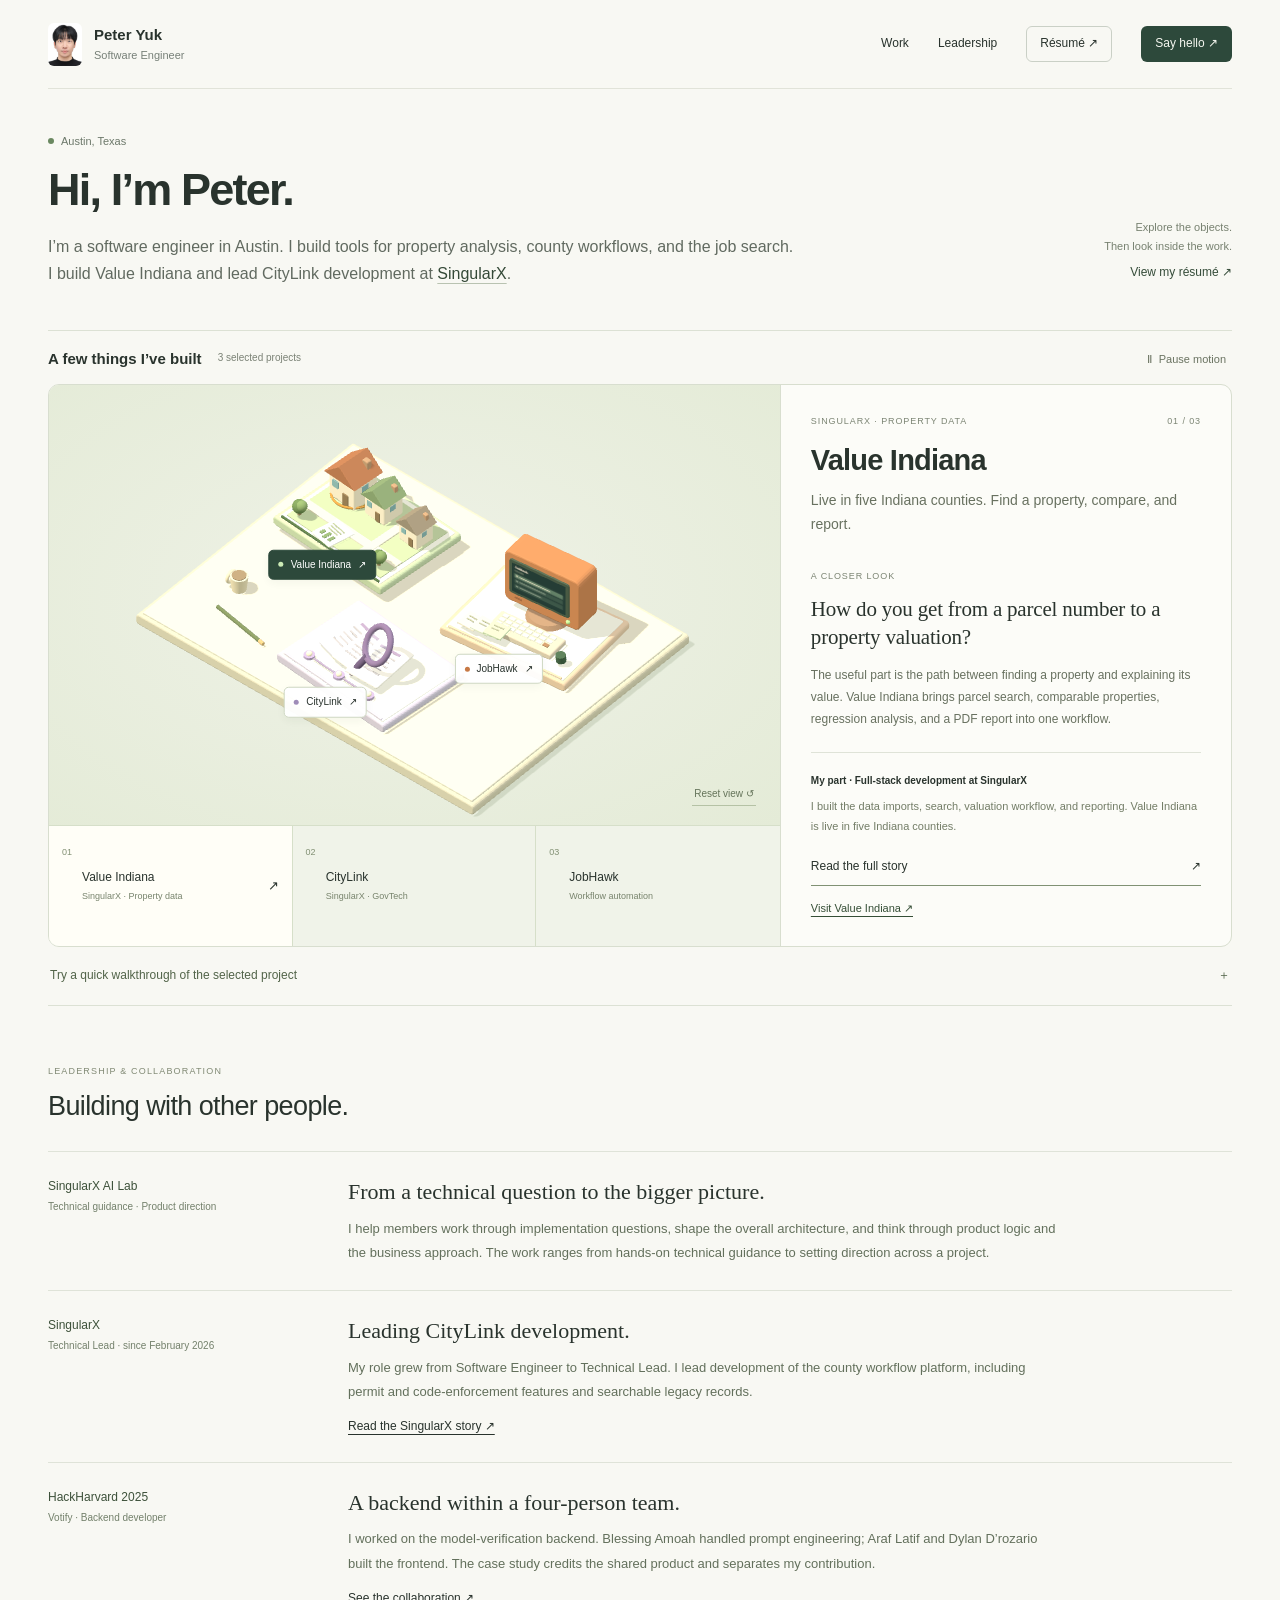
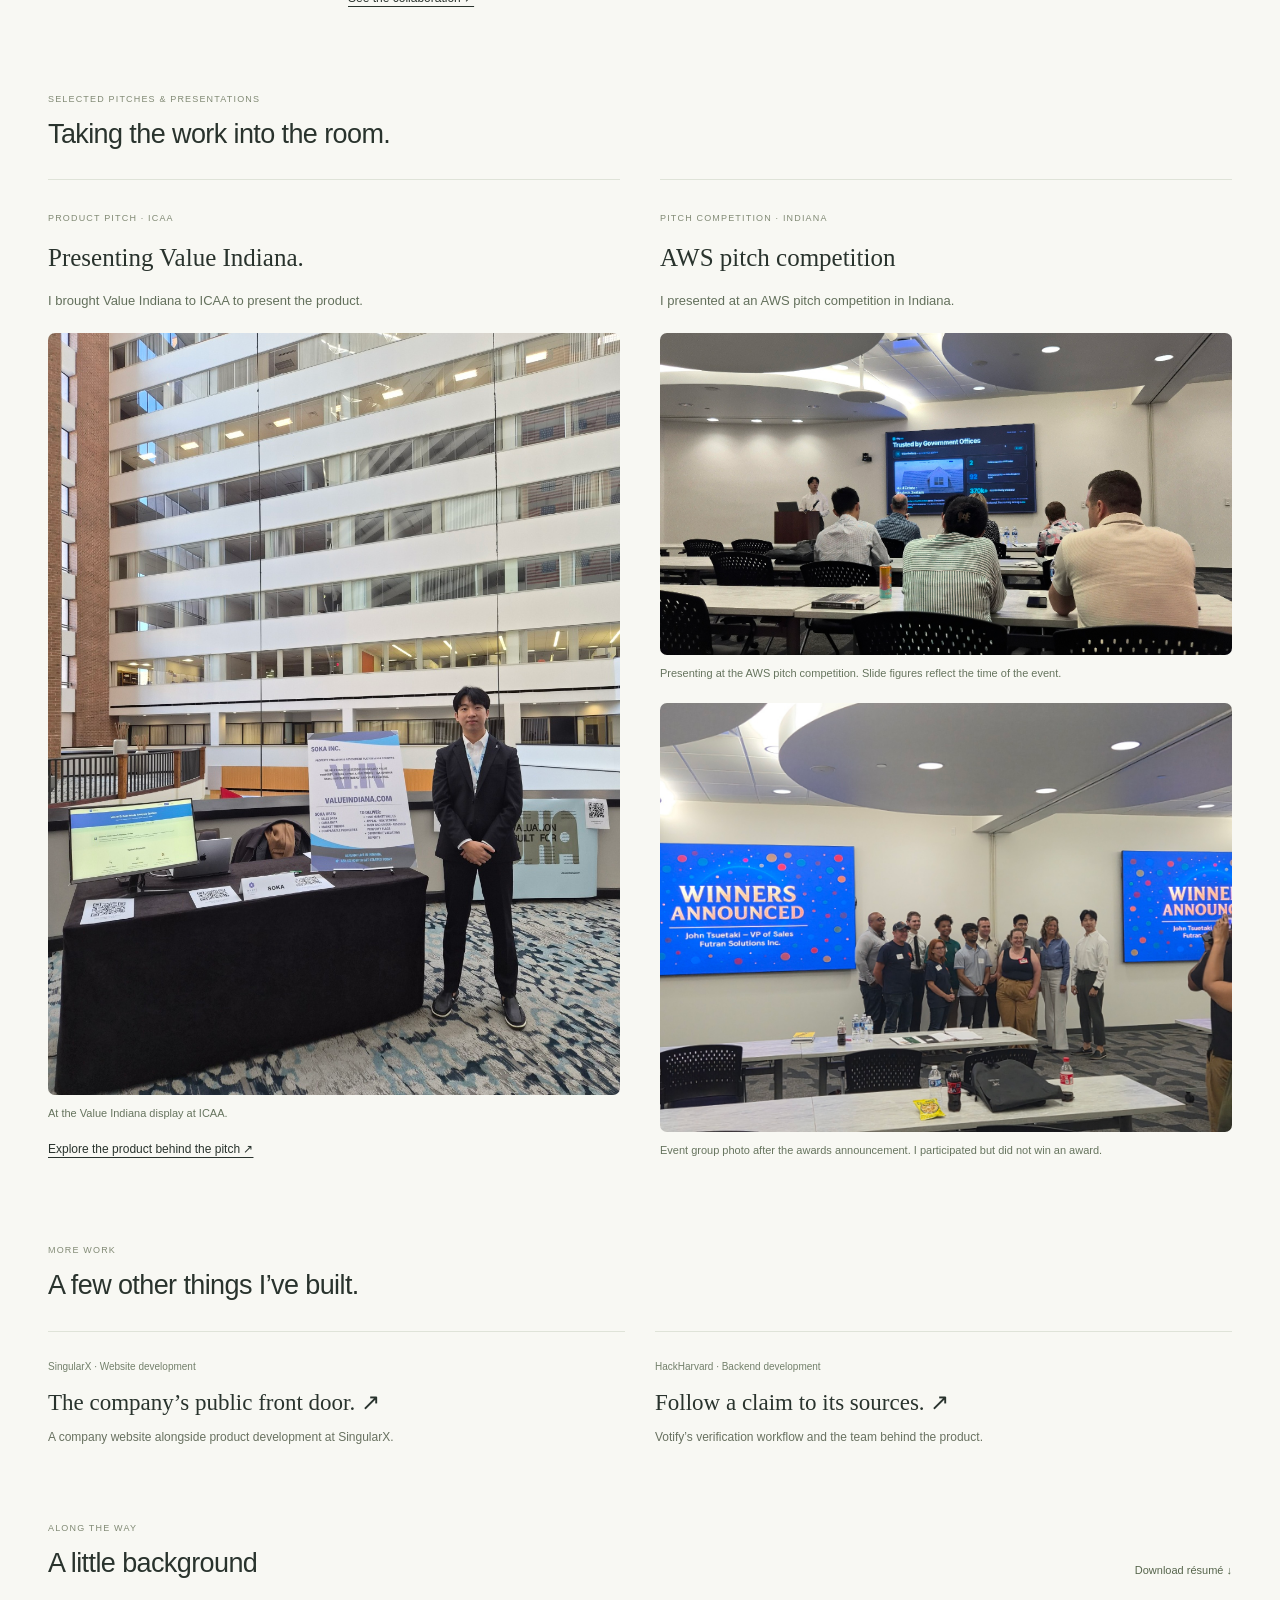
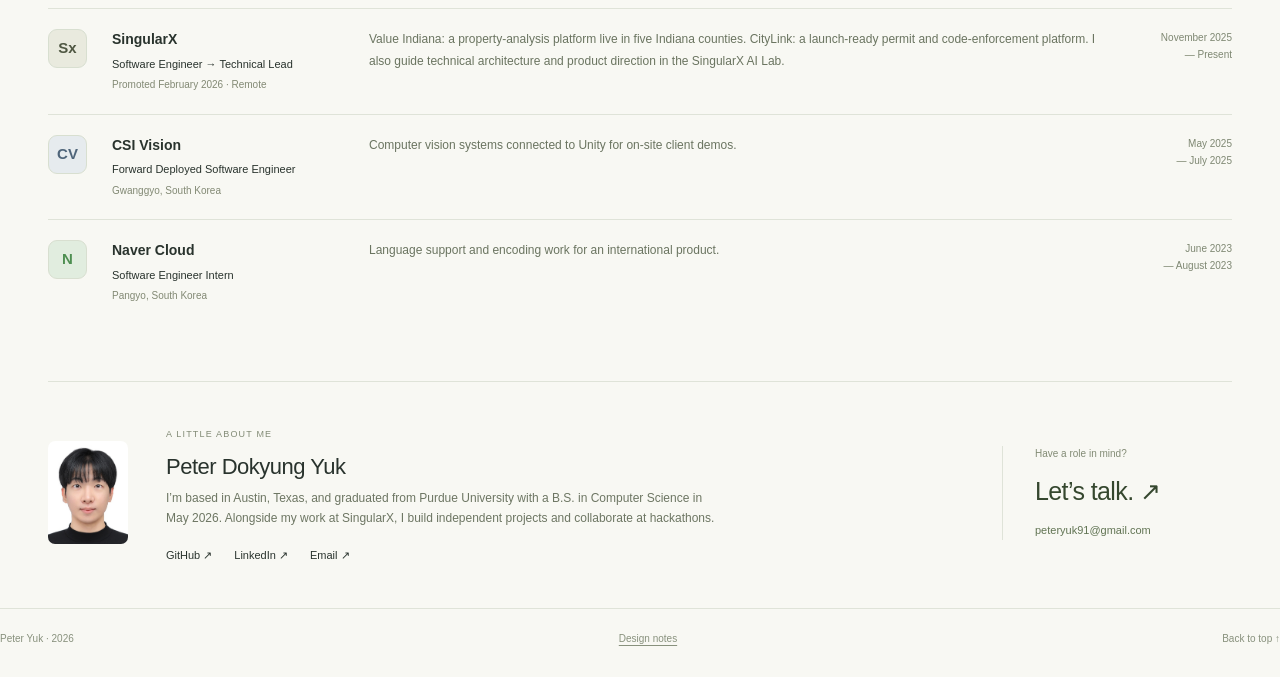
<file: index.html>
<!doctype html>
<html lang="en">
<head>
  <meta charset="utf-8">
  <meta name="viewport" content="width=device-width, initial-scale=1">
  <meta name="description" content="Peter Yuk, software engineer in Austin. Explore selected projects, professional experience, and résumé.">
  <meta name="theme-color" content="#f8f8f3">
  <title>Peter Yuk — Software Engineer</title>
  <link rel="icon" href="favicon.svg" type="image/svg+xml">
  <link rel="stylesheet" href="style.css">

  <link rel="canonical" href="https://peteryuk.com/">
  <meta property="og:type" content="website">
  <meta property="og:site_name" content="Peter Yuk">
  <meta property="og:title" content="Peter Yuk — Software Engineer">
  <meta property="og:description" content="Peter Yuk, software engineer in Austin. Explore selected projects, professional experience, and résumé.">
  <meta property="og:url" content="https://peteryuk.com/">
  <meta property="og:image" content="https://peteryuk.com/media/social-card.jpg">
  <meta property="og:image:type" content="image/jpeg">
  <meta property="og:image:width" content="1200">
  <meta property="og:image:height" content="630">
  <meta property="og:image:alt" content="Peter Yuk — Software Engineer, Austin, Texas. Selected work: Value Indiana, CityLink, and JobHawk.">
  <meta name="twitter:card" content="summary_large_image">
  <meta name="twitter:title" content="Peter Yuk — Software Engineer">
  <meta name="twitter:description" content="Peter Yuk, software engineer in Austin. Explore selected projects, professional experience, and résumé.">
  <meta name="twitter:image" content="https://peteryuk.com/media/social-card.jpg">
  <meta name="twitter:image:alt" content="Peter Yuk — Software Engineer in Austin, Texas">
</head>
<body>
  <a class="skip" href="#project-detail">Skip to project details</a>
  <header class="site-header">
    <a class="identity" href="#top"><img src="portrait.jpeg" alt="" width="38" height="48"><span>Peter Yuk<span class="identity-sub">Software Engineer</span></span></a>
    <nav aria-label="Main navigation">
      <a href="#work">Work</a><a href="#leadership">Leadership</a><a class="resume-link" href="Peter_Yuk_Resume.pdf" target="_blank" rel="noopener">Résumé <span aria-hidden="true">↗</span></a><a class="contact-link" href="mailto:peteryuk91@gmail.com">Say hello <span aria-hidden="true">↗</span></a>
    </nav>
  </header>

  <main id="top">
    <section class="intro" aria-labelledby="intro-title">
      <div><div class="location"><span class="location-dot" aria-hidden="true"></span>Austin, Texas</div><h1 id="intro-title">Hi, I’m Peter.</h1><p>I’m a software engineer in Austin. I build tools for property analysis, county workflows, and the job search.<br class="desktop-break"> I build Value Indiana and lead CityLink development at <a href="https://thesingularx.com" target="_blank" rel="noopener">SingularX</a>.</p></div>
      <div class="intro-aside"><span>Explore the objects.</span><span>Then look inside the work.</span><a href="Peter_Yuk_Resume.pdf" target="_blank" rel="noopener">View my résumé ↗</a></div>
    </section>

    <section id="work" class="work" aria-label="Selected projects">
      <div class="work-toolbar"><div><h2>A few things I’ve built</h2><span class="work-count">3 selected projects</span></div><button id="motion-toggle" type="button" aria-pressed="false"><span aria-hidden="true">Ⅱ</span> Pause motion</button></div>
      <div class="work-grid">
        <div class="gallery">
          <div id="scene" class="scene" role="group" aria-label="Interactive 3D project display">
            <p id="scene-status" class="scene-status" role="status">Loading the 3D view…</p>
            <div id="hotspots" class="hotspots" hidden>
              <button type="button" class="hotspot" data-project="value" aria-label="Explore Value Indiana"><span class="hotspot-dot"></span><span>Value Indiana</span><span aria-hidden="true">↗</span></button>
              <button type="button" class="hotspot" data-project="jobhawk" aria-label="Explore JobHawk"><span class="hotspot-dot"></span><span>JobHawk</span><span aria-hidden="true">↗</span></button>
              <button type="button" class="hotspot" data-project="citylink" aria-label="Explore CityLink"><span class="hotspot-dot"></span><span>CityLink</span><span aria-hidden="true">↗</span></button>
            </div>
            <div class="scene-controls"><span id="scene-hint">Choose a project below</span><button type="button" id="reset-view" aria-label="Reset 3D view" hidden>Reset view <span aria-hidden="true">↺</span></button></div>
          </div>
          <div class="project-picker" aria-label="Choose project">
            <button type="button" class="project-choice" data-project="value" aria-pressed="true"><span class="project-number">01</span><span>Value Indiana<small>SingularX · Property data</small></span><span class="picker-arrow" aria-hidden="true">↗</span></button>
            <button type="button" class="project-choice" data-project="citylink" aria-pressed="false"><span class="project-number">02</span><span>CityLink<small>SingularX · GovTech</small></span><span class="picker-arrow" aria-hidden="true">↗</span></button>
            <button type="button" class="project-choice" data-project="jobhawk" aria-pressed="false"><span class="project-number">03</span><span>JobHawk<small>Workflow automation</small></span><span class="picker-arrow" aria-hidden="true">↗</span></button>
          </div>
        </div>

        <article id="project-detail" class="project-detail" tabindex="-1" aria-labelledby="project-title">
          <div class="detail-label"><span id="project-category">PROPERTY DATA</span><span id="project-index">01 / 03</span></div>
          <h2 id="project-title">Value Indiana</h2>
          <p id="project-summary" class="project-summary">Live in five Indiana counties. Find a property, explore comparables, and build a valuation report.</p>
          <div class="story-question"><span>A CLOSER LOOK</span><h3 id="project-question">How do you get from a parcel number to a property valuation?</h3></div>
          <p id="project-story" class="story-copy">The useful part is the path between finding a property and explaining its value. Value Indiana brings parcel search, comparable properties, regression analysis, and a PDF report into one workflow.</p>
          <div class="ownership"><span id="project-role">My part · Full-stack development</span><p id="project-contribution">I built the data imports, search, valuation workflow, and reporting. Value Indiana is live in five Indiana counties.</p></div>
          <a class="walkthrough-link" href="stories/value.html">Read the full story <span aria-hidden="true">↗</span></a>
          <div id="project-links" class="project-links"><a href="https://valueindiana.com" target="_blank" rel="noopener">Visit Value Indiana ↗</a></div>
        </article>
      </div>
      <details class="walkthrough-disclosure"><summary>Try a quick walkthrough of the selected project <span aria-hidden="true">＋</span></summary>
      <section id="walkthrough" class="walkthrough" aria-labelledby="walkthrough-title">
        <div class="walkthrough-intro"><span class="section-kicker" id="walkthrough-kicker">INSIDE VALUE INDIANA</span><h2 id="walkthrough-title">From a property to a report.</h2><p id="walkthrough-context">Follow the workflow, one step at a time.</p></div>
        <div class="walkthrough-layout">
          <div class="walkthrough-copy"><div id="workflow-steps" class="workflow-steps" aria-label="Project walkthrough"></div><h3 id="step-title"></h3><p id="workflow-description" class="workflow-description" aria-live="polite"></p><div class="detail-observation"><span>THE DETAIL TO NOTICE</span><p id="step-detail"></p></div><p id="team-credit" class="team-credit"></p><details class="technical-details"><summary>Technical details</summary><p id="project-stack"></p><p id="project-date"></p></details></div>
          <div class="product-evidence">
            <figure id="product-figure"><a id="product-image-link" href="media/valueindiana-lookup.webp" target="_blank" rel="noopener" aria-label="Open full product screenshot"><img id="product-image" src="media/valueindiana-lookup.webp" alt="Value Indiana property lookup screen" width="1200" height="750"></a><figcaption id="product-caption"></figcaption></figure>
            <div id="jobhawk-demo" class="jobhawk-demo" hidden><div class="demo-top"><span class="terminal-dots" aria-hidden="true">● ● ●</span><span>JobHawk / workflow example</span></div><div class="demo-content"><span class="demo-label">ILLUSTRATIVE WALKTHROUGH · FICTIONAL JOB</span><h3>Software Engineer</h3><p class="demo-company">Example Company · Austin, TX</p><div id="demo-output" class="demo-output" aria-live="polite"></div><label id="demo-control"><input type="checkbox" id="unknown-field"> Add an unfamiliar required field</label><p class="demo-footnote">This example explains the local workflow. It does not access a job board or submit an application.</p></div></div>
          </div>
        </div>
      </section>
      </details>
      <p id="selection-announcement" class="sr-only" aria-live="polite"></p>
      <noscript><div class="fallback-projects"><h3>Read the work</h3><p>All case studies are available without JavaScript.</p><a href="stories/value.html">Value Indiana at SingularX →</a> · <a href="stories/citylink.html">CityLink at SingularX →</a> · <a href="stories/jobhawk.html">JobHawk →</a></div></noscript>
    </section>


    <section class="portfolio-section" id="leadership" aria-labelledby="leadership-title">
      <div class="section-heading"><div><span class="section-kicker">LEADERSHIP & COLLABORATION</span><h2 id="leadership-title">Building with other people.</h2></div></div>
      <div class="editorial-rows">
        <article class="editorial-row"><p class="row-context">SingularX AI Lab<br><span>Technical guidance · Product direction</span></p><div><h3>From a technical question to the bigger picture.</h3><p>I help members work through implementation questions, shape the overall architecture, and think through product logic and the business approach. The work ranges from hands-on technical guidance to setting direction across a project.</p></div></article>
        <article class="editorial-row"><p class="row-context">SingularX<br><span>Technical Lead · since February 2026</span></p><div><h3>Leading CityLink development.</h3><p>My role grew from Software Engineer to Technical Lead. I lead development of the county workflow platform, including permit and code-enforcement features and searchable legacy records.</p><a href="stories/citylink.html">Read the SingularX story ↗</a></div></article>
        <article class="editorial-row"><p class="row-context">HackHarvard 2025<br><span>Votify · Backend developer</span></p><div><h3>A backend within a four-person team.</h3><p>I worked on the model-verification backend. Blessing Amoah handled prompt engineering; Araf Latif and Dylan D’rozario built the frontend. The case study credits the shared product and separates my contribution.</p><a href="stories/votify.html">See the collaboration ↗</a></div></article>
      </div>
    </section>
    <section class="portfolio-section" id="communication" aria-labelledby="communication-title">
      <div class="section-heading"><div><span class="section-kicker">SELECTED PITCHES & PRESENTATIONS</span><h2 id="communication-title">Taking the work into the room.</h2></div></div>
      <div class="presentation-list">
        <article class="presentation-entry"><span class="section-kicker">PRODUCT PITCH · ICAA</span><h3>Presenting Value Indiana.</h3><p>I brought Value Indiana to ICAA to present the product.</p>
          <figure class="event-photo"><a href="media/icaa-valueindiana.jpeg" target="_blank" rel="noopener" aria-label="Open full ICAA photo"><img src="media/icaa-valueindiana.jpeg" width="1050" height="1400" alt="Peter beside the Value Indiana display at ICAA" loading="lazy" decoding="async"></a><figcaption>At the Value Indiana display at ICAA.</figcaption></figure>
          <a class="event-story-link" href="stories/value.html">Explore the product behind the pitch ↗</a>
        </article>
        <article class="presentation-entry"><span class="section-kicker">PITCH COMPETITION · INDIANA</span><h3>AWS pitch competition</h3><p>I presented at an AWS pitch competition in Indiana.</p>
          <figure class="event-photo"><a href="media/aws-pitch.jpeg" target="_blank" rel="noopener" aria-label="Open full AWS presentation photo"><img src="media/aws-pitch.jpeg" width="1600" height="901" alt="Peter presenting a product slide to an audience at the AWS pitch competition" loading="lazy" decoding="async"></a><figcaption>Presenting at the AWS pitch competition. Slide figures reflect the time of the event.</figcaption></figure>
          <figure class="event-photo"><a href="media/aws-event-group.jpeg" target="_blank" rel="noopener" aria-label="Open full AWS event group photo"><img src="media/aws-event-group.jpeg" width="1400" height="1050" alt="Event group photo at the AWS pitch competition following the awards announcement" loading="lazy" decoding="async"></a><figcaption>Event group photo after the awards announcement. I participated but did not win an award.</figcaption></figure>
        </article>
      </div>
    </section>
    <section class="portfolio-section" id="more-work" aria-labelledby="more-title">
      <div class="section-heading"><div><span class="section-kicker">MORE WORK</span><h2 id="more-title">A few other things I’ve built.</h2></div></div>
      <div class="more-work-grid">
        <a class="work-note" href="stories/singularx-website.html"><span>SingularX · Website development</span><h3>The company’s public front door. ↗</h3><p>A company website alongside product development at SingularX.</p></a>
        <a class="work-note" href="stories/votify.html"><span>HackHarvard · Backend development</span><h3>Follow a claim to its sources. ↗</h3><p>Votify’s verification workflow and the team behind the product.</p></a>
      </div>
    </section>

    <section id="experience" class="experience" aria-labelledby="experience-title">
      <div class="section-heading"><div><span class="section-kicker">ALONG THE WAY</span><h2 id="experience-title">A little background</h2></div><a href="Peter_Yuk_Resume.pdf" download>Download résumé <span aria-hidden="true">↓</span></a></div>
      <article class="experience-row"><div class="employer-mark singularx" aria-hidden="true">Sx</div><div class="employer"><h3>SingularX</h3><p>Software Engineer → Technical Lead</p><span>Promoted February 2026 · Remote</span></div><div class="experience-body"><p>Value Indiana: a property-analysis platform live in five Indiana counties. CityLink: a launch-ready permit and code-enforcement platform. I also guide technical architecture and product direction in the SingularX AI Lab.</p></div><time>November 2025<br>— Present</time></article>
      <article class="experience-row"><div class="employer-mark csi" aria-hidden="true">CV</div><div class="employer"><h3>CSI Vision</h3><p>Forward Deployed Software Engineer</p><span>Gwanggyo, South Korea</span></div><div class="experience-body"><p>Computer vision systems connected to Unity for on-site client demos.</p></div><time>May 2025<br>— July 2025</time></article>
      <article class="experience-row"><div class="employer-mark naver" aria-hidden="true">N</div><div class="employer"><h3>Naver Cloud</h3><p>Software Engineer Intern</p><span>Pangyo, South Korea</span></div><div class="experience-body"><p>Language support and encoding work for an international product.</p></div><time>June 2023<br>— August 2023</time></article>
    </section>

    <section class="about" aria-labelledby="about-title"><div class="about-photo"><img src="portrait.jpeg" width="110" height="141" alt="Peter Dokyung Yuk"></div><div><span class="section-kicker">A LITTLE ABOUT ME</span><h2 id="about-title">Peter Dokyung Yuk</h2><p>I’m based in Austin, Texas, and graduated from Purdue University with a B.S. in Computer Science in May 2026. Alongside my work at SingularX, I build independent projects and collaborate at hackathons.</p><div class="about-links"><a href="https://github.com/dyuk01" target="_blank" rel="noopener">GitHub ↗</a><a href="https://www.linkedin.com/in/dyuk" target="_blank" rel="noopener">LinkedIn ↗</a><a href="mailto:peteryuk91@gmail.com">Email ↗</a></div></div><a class="email-block" href="mailto:peteryuk91@gmail.com"><span>Have a role in mind?</span><strong>Let’s talk. ↗</strong><span>peteryuk91@gmail.com</span></a></section>
  </main>
  <footer><span>Peter Yuk · 2026</span><span><button type="button" id="credits-open">Design notes</button></span><a href="#top">Back to top ↑</a></footer>
  <dialog id="credits"><button type="button" id="credits-close" aria-label="Close design notes">×</button><h2>About this site</h2><p>Original 3D objects and interface built for Peter’s portfolio. The objects are conceptual illustrations; project facts come from Peter’s master profile and project documentation. Value Indiana and CityLink are SingularX products. The walkthrough uses Value Indiana product screenshots and report pages shared publicly by SingularX, plus a CityLink public-page image and a labeled illustrative JobHawk example. The Votify case study uses team repository screenshots. Votify screens are the team’s work; Peter worked on the backend.</p><p>References: <a href="https://room.bokoko33.me/" target="_blank" rel="noopener">Bokoko’s miniature room</a> for the diorama treatment, and <a href="https://bruno-simon.com/" target="_blank" rel="noopener">Bruno Simon’s portfolio</a> for exploring work through objects. No source code or models were copied from either site.</p><p>Built with <a href="vendor/THREE-LICENSE.txt">Three.js (MIT)</a>. The résumé is available as a downloadable PDF.</p></dialog>
  <script src="app.js" defer></script>
</body>
</html>
</file>
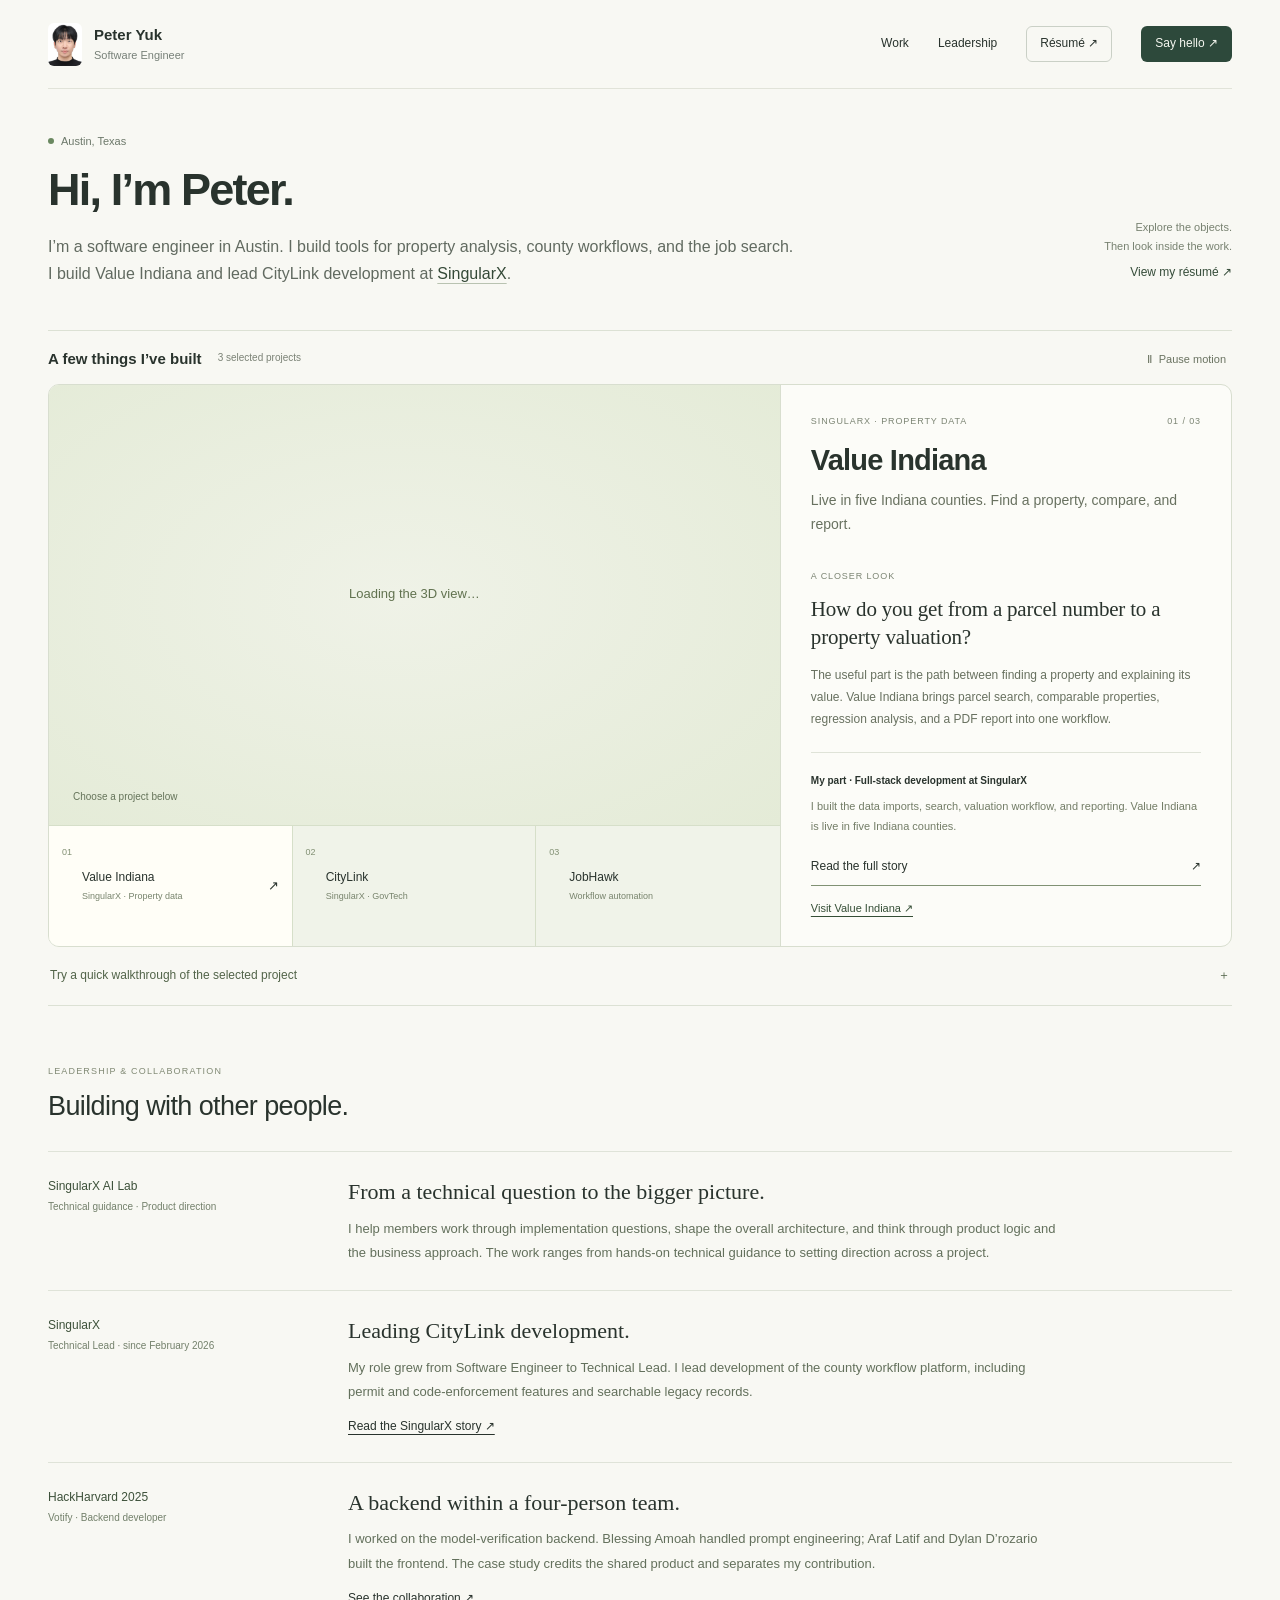
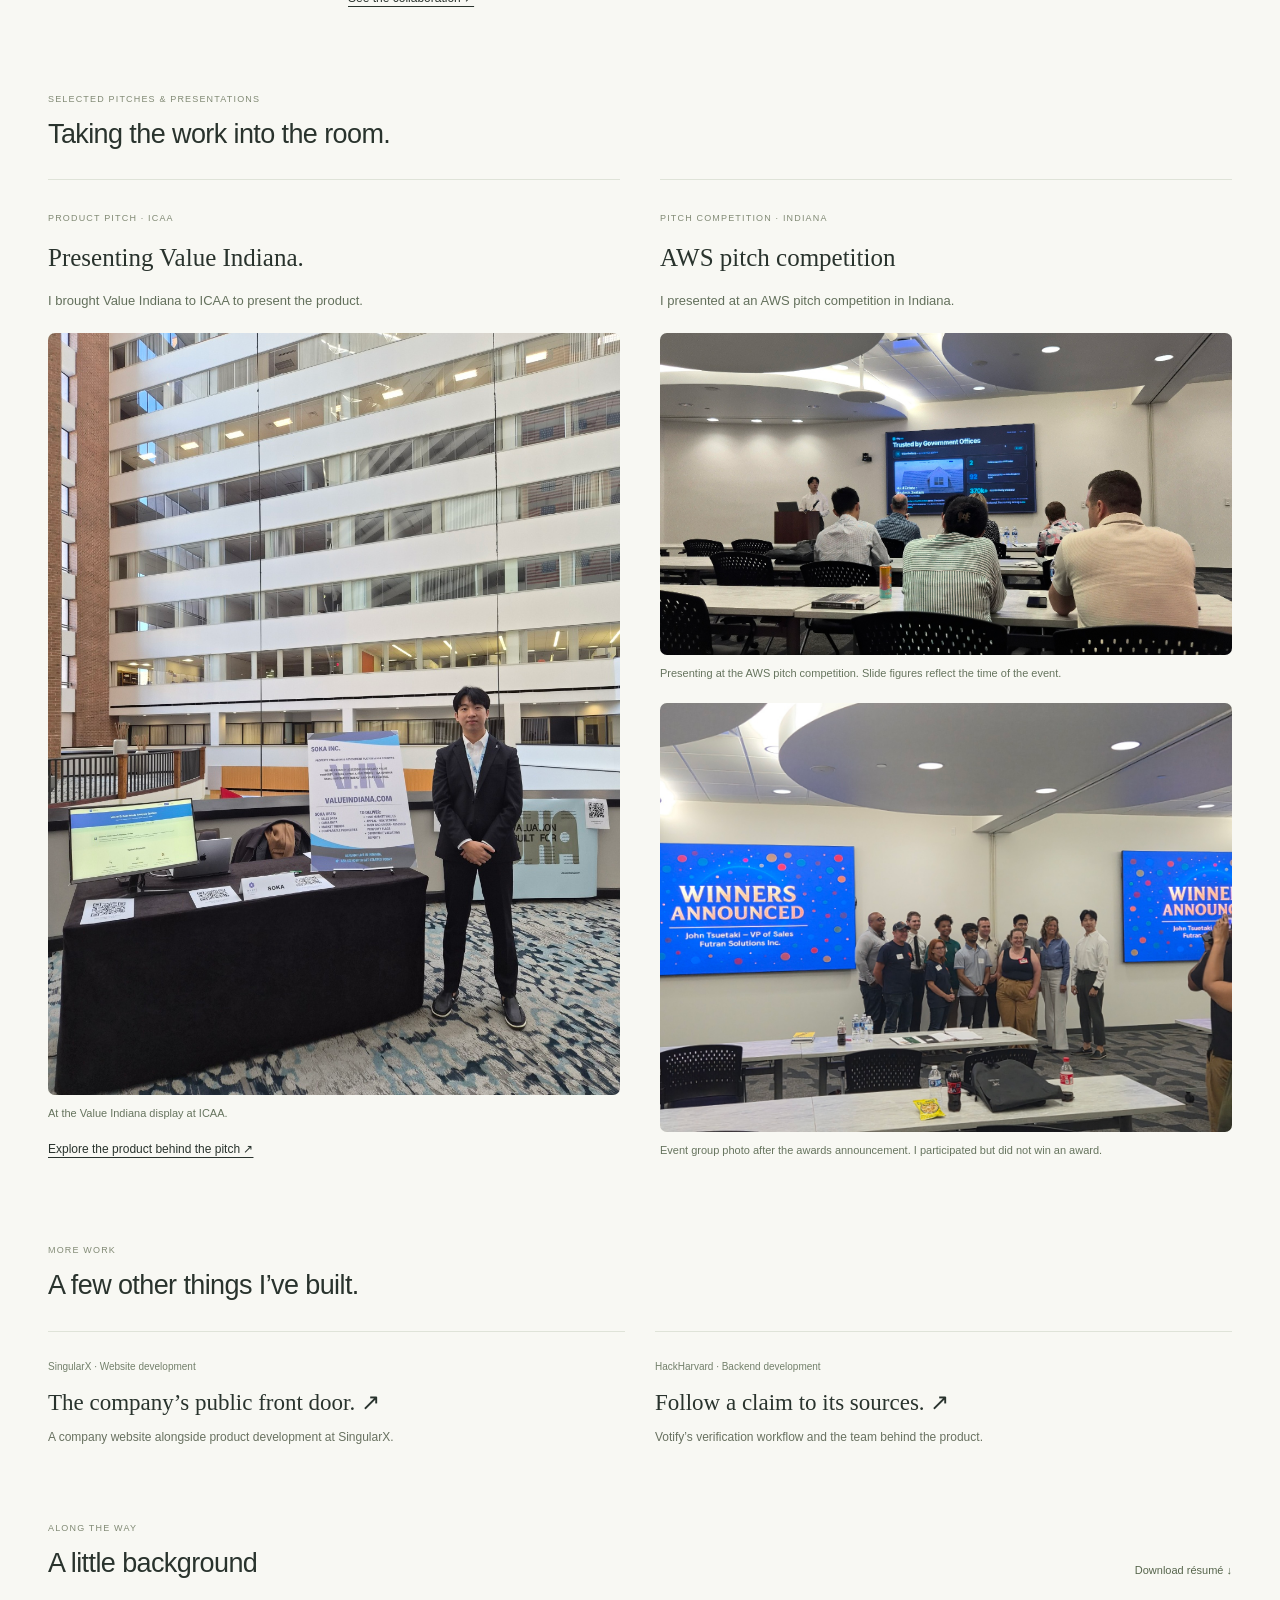
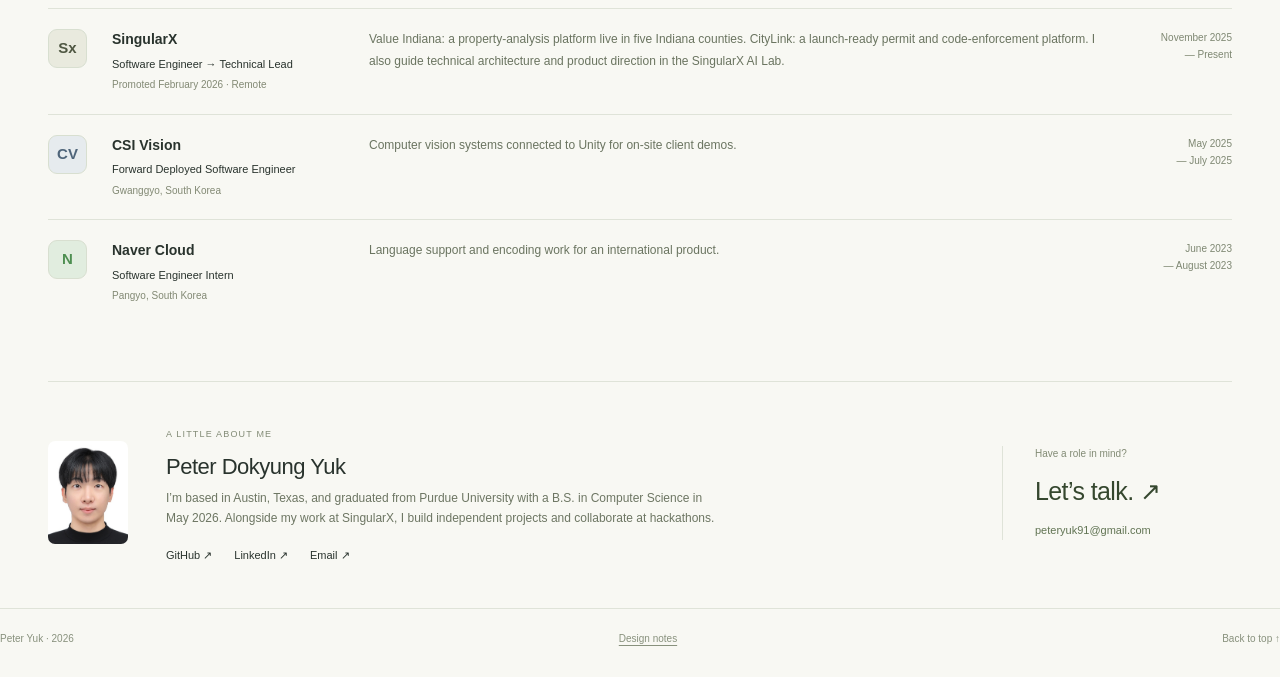
<file: kr.html>
<!doctype html><html lang="ko"><head><meta charset="utf-8"><meta name="viewport" content="width=device-width,initial-scale=1"><meta name="robots" content="noindex, follow"><meta http-equiv="refresh" content="0; url=index.html"><link rel="canonical" href="https://peteryuk.com/"><title>Peter Yuk — Portfolio</title><link rel="stylesheet" href="style.css"><link rel="icon" href="favicon.svg"></head><body><main class="legacy-notice"><h1>포트폴리오가 새로워졌습니다.</h1><p>최신 포트폴리오는 영어 홈페이지에서 확인하실 수 있습니다.</p><p><a href="index.html">최신 포트폴리오 보기 →</a></p></main></body></html>
</file>
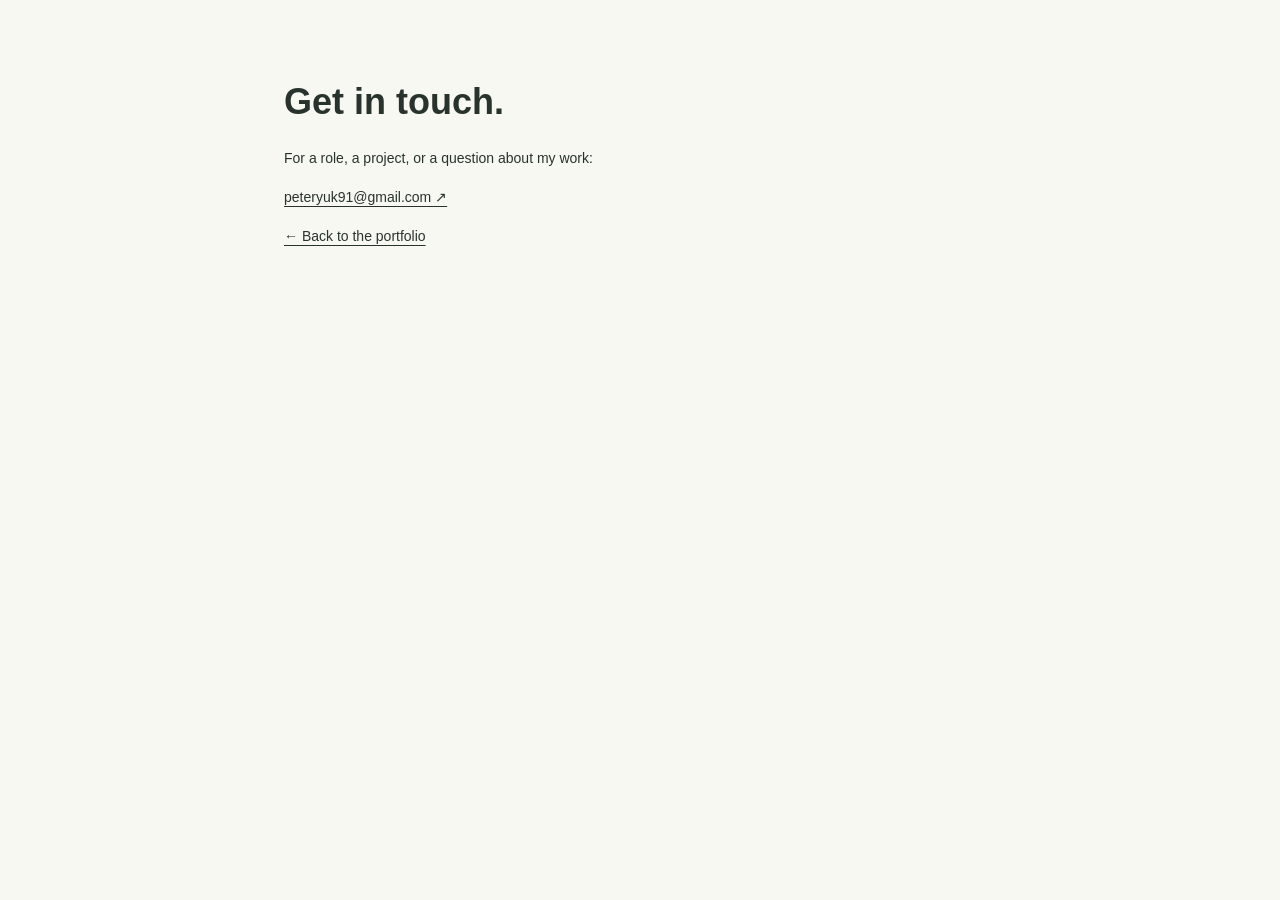
<file: thanks.html>
<!doctype html><html lang="en"><head><meta charset="utf-8"><meta name="viewport" content="width=device-width,initial-scale=1"><meta name="robots" content="noindex, follow"><title>Contact Peter Yuk</title><link rel="icon" href="favicon.svg"><link rel="stylesheet" href="style.css"></head><body><main class="legacy-notice"><h1>Get in touch.</h1><p>For a role, a project, or a question about my work:</p><p><a href="mailto:peteryuk91@gmail.com">peteryuk91@gmail.com ↗</a></p><p><a href="index.html">← Back to the portfolio</a></p></main></body></html>
</file>
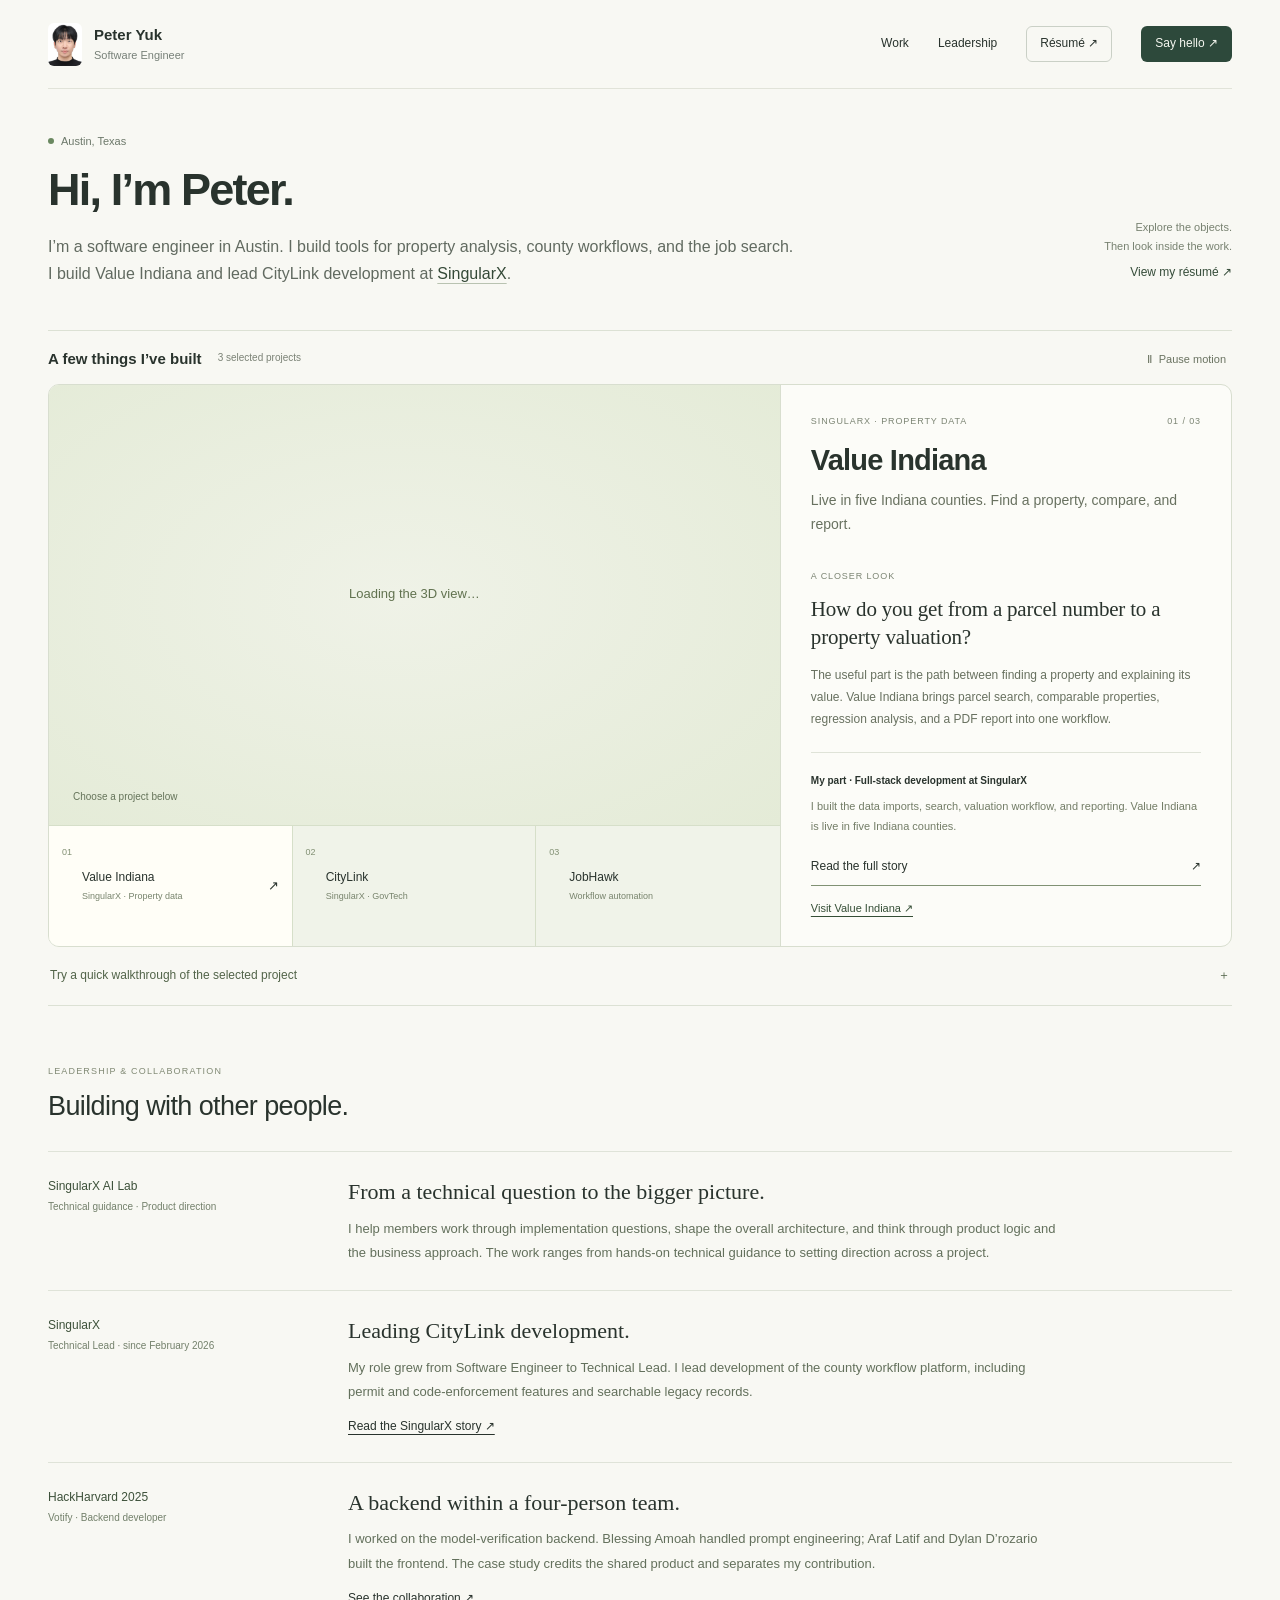
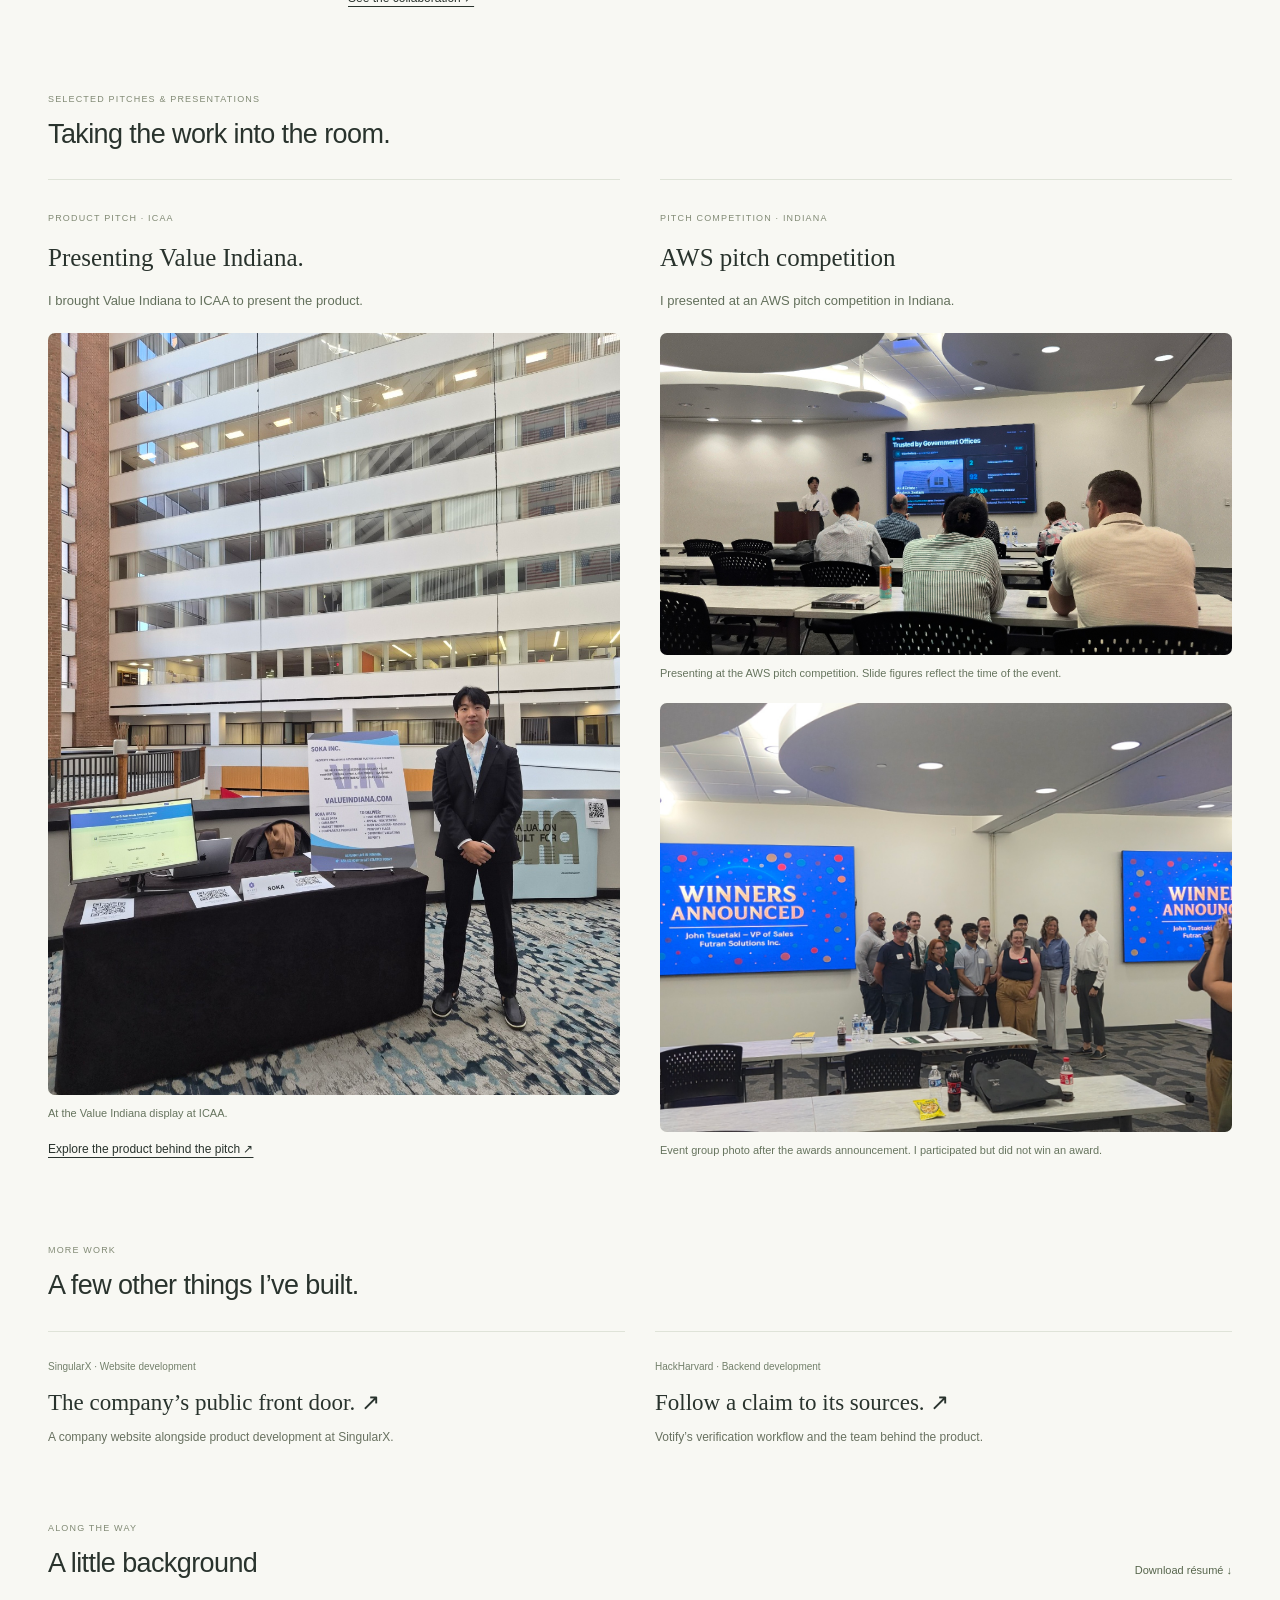
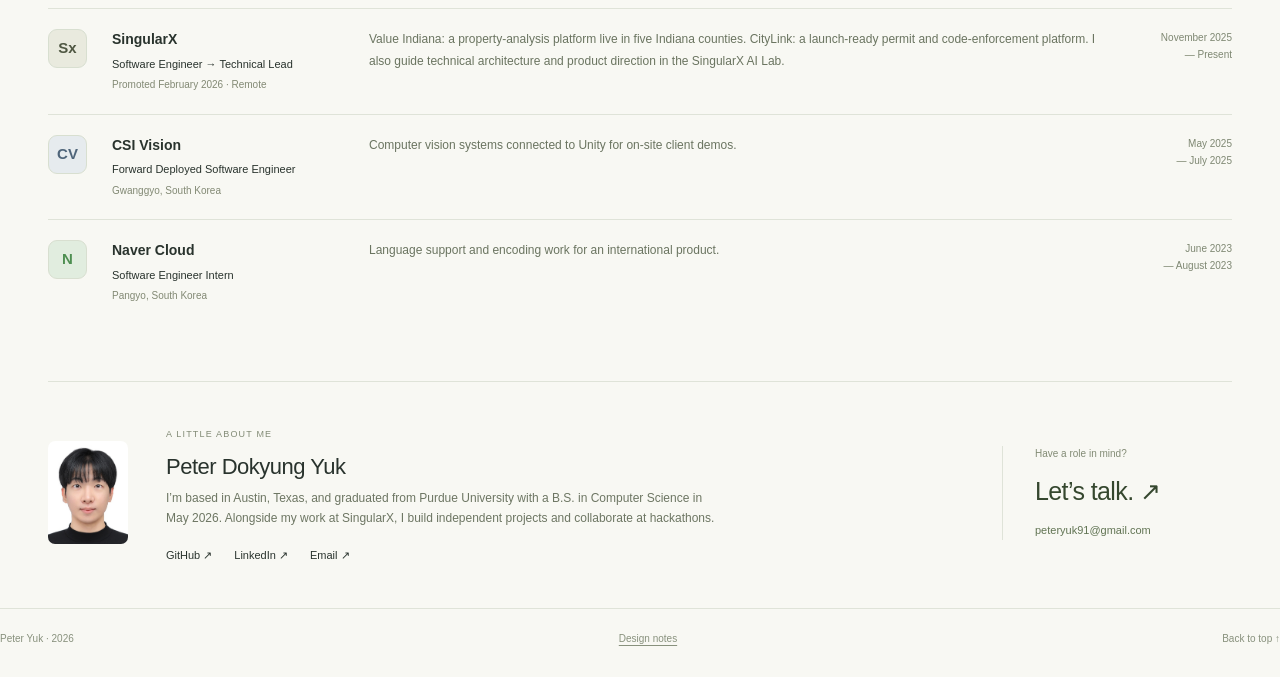
<file: us.html>
<!doctype html><html lang="en"><head><meta charset="utf-8"><meta name="viewport" content="width=device-width,initial-scale=1"><meta name="robots" content="noindex, follow"><meta http-equiv="refresh" content="0; url=index.html"><link rel="canonical" href="https://peteryuk.com/"><title>Peter Yuk — Portfolio</title><link rel="stylesheet" href="style.css"><link rel="icon" href="favicon.svg"></head><body><main class="legacy-notice"><h1>The portfolio has moved.</h1><p>The current portfolio is on the home page.</p><p><a href="index.html">Open the portfolio →</a></p></main></body></html>
</file>
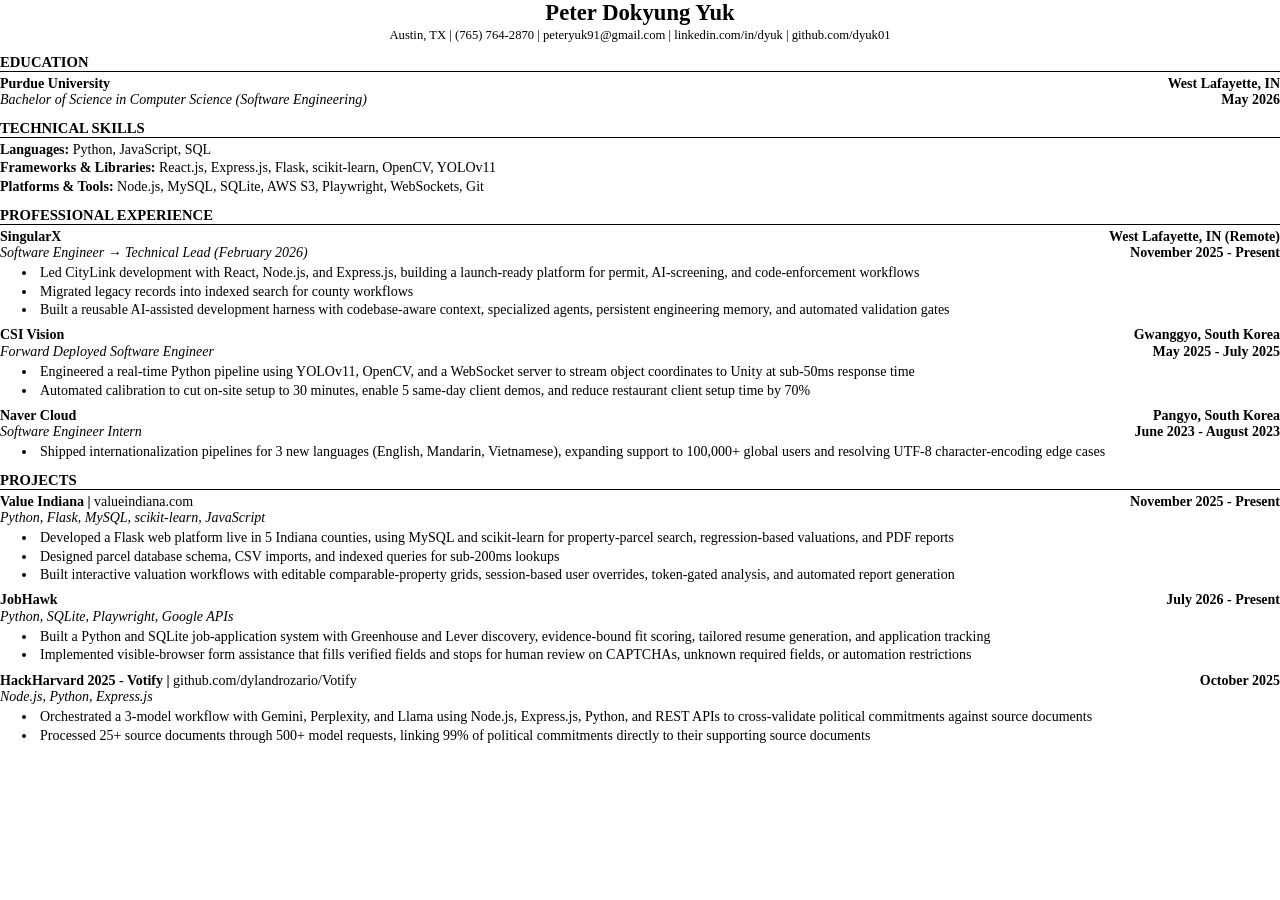
<file: resume/source.html>
<!DOCTYPE html>
<html lang="en">
<head>
<meta charset="utf-8">
<meta name="robots" content="noindex, follow">
<title>Peter Dokyung Yuk - Resume</title>
<style>
  @page { size: Letter; margin: 0.5in; }
  * { box-sizing: border-box; }
  html, body { margin: 0; padding: 0; }
  body {
    font-family: Georgia, "Times New Roman", serif;
    font-size: 10.5pt;
    line-height: 1.17;
    color: #000;
  }
  h1 {
    font-size: 17pt;
    text-align: center;
    margin: 0 0 1pt 0;
  }
  .contact-line {
    text-align: center;
    font-size: 9.5pt;
    margin: 0 0 6pt 0;
  }
  a {
    color: #000;
    text-decoration: none;
  }
  h2 {
    font-size: 11pt;
    text-transform: uppercase;
    border-bottom: 1px solid #000;
    margin: 8.5pt 0 2.75pt 0;
    padding-bottom: 0;
    letter-spacing: 0;
  }
  .item { margin: 0 0 6.5pt 0; break-inside: avoid; }
  .item-row {
    display: grid;
    grid-template-columns: minmax(0, 1fr) max-content;
    column-gap: 10pt;
    align-items: baseline;
    margin: 0;
  }
  .item-title { font-weight: bold; }
  .item-title a { font-weight: normal; }
  .item-subtitle { font-style: italic; }
  .item-meta { font-weight: bold; white-space: nowrap; text-align: right; }
  .summary { margin: 0 0 4pt 0; }
  ul { margin: 2.75pt 0 0 0; padding-left: 28pt; }
  li {
    margin: 0 0 1.75pt 0;
    padding-left: 2pt;
    text-wrap: pretty;
  }
  .skillrow { margin: 0 0 1.75pt 0; }
  .skillrow-label { font-weight: bold; }
</style>
</head>
<body>
<h1>Peter Dokyung Yuk</h1>
<p class="contact-line">Austin, TX | (765) 764-2870 | <a href="mailto:peteryuk91@gmail.com">peteryuk91@gmail.com</a> | <a href="https://linkedin.com/in/dyuk">linkedin.com/in/dyuk</a> | <a href="https://github.com/dyuk01">github.com/dyuk01</a></p>
<h2>EDUCATION</h2>
<div class="item">
<p class="item-row"><span class="item-title">Purdue University</span><span class="item-meta">West Lafayette, IN</span></p>
<p class="item-row"><span class="item-subtitle">Bachelor of Science in Computer Science (Software Engineering)</span><span class="item-meta">May 2026</span></p>

</div>
<h2>TECHNICAL SKILLS</h2>
<p class="skillrow"><span class="skillrow-label">Languages:</span> Python, JavaScript, SQL</p>
<p class="skillrow"><span class="skillrow-label">Frameworks &amp; Libraries:</span> React.js, Express.js, Flask, scikit-learn, OpenCV, YOLOv11</p>
<p class="skillrow"><span class="skillrow-label">Platforms &amp; Tools:</span> Node.js, MySQL, SQLite, AWS S3, Playwright, WebSockets, Git</p>
<h2>PROFESSIONAL EXPERIENCE</h2>
<div class="item">
<p class="item-row"><span class="item-title">SingularX</span><span class="item-meta">West Lafayette, IN (Remote)</span></p>
<p class="item-row"><span class="item-subtitle">Software Engineer → Technical Lead (February 2026)</span><span class="item-meta">November 2025 - Present</span></p>
<ul>
<li>Led CityLink development with React, Node.js, and Express.js, building a launch-ready platform for permit, AI-screening, and code-enforcement workflows</li>
<li>Migrated legacy records into indexed search for county workflows</li>
<li>Built a reusable AI-assisted development harness with codebase-aware context, specialized agents, persistent engineering memory, and automated validation gates</li>
</ul>
</div>
<div class="item">
<p class="item-row"><span class="item-title">CSI Vision</span><span class="item-meta">Gwanggyo, South Korea</span></p>
<p class="item-row"><span class="item-subtitle">Forward Deployed Software Engineer</span><span class="item-meta">May 2025 - July 2025</span></p>
<ul>
<li>Engineered a real-time Python pipeline using YOLOv11, OpenCV, and a WebSocket server to stream object coordinates to Unity at sub-50ms response time</li>
<li>Automated calibration to cut on-site setup to 30 minutes, enable 5 same-day client demos, and reduce restaurant client setup time by 70%</li>
</ul>
</div>
<div class="item">
<p class="item-row"><span class="item-title">Naver Cloud</span><span class="item-meta">Pangyo, South Korea</span></p>
<p class="item-row"><span class="item-subtitle">Software Engineer Intern</span><span class="item-meta">June 2023 - August 2023</span></p>
<ul>
<li>Shipped internationalization pipelines for 3 new languages (English, Mandarin, Vietnamese), expanding support to 100,000+ global users and resolving UTF-8 character-encoding edge cases</li>
</ul>
</div>
<h2>PROJECTS</h2>
<div class="item">
<p class="item-row"><span class="item-title">Value Indiana | <a href="https://valueindiana.com">valueindiana.com</a></span><span class="item-meta">November 2025 - Present</span></p>
<p class="item-row"><span class="item-subtitle">Python, Flask, MySQL, scikit-learn, JavaScript</span><span class="item-meta"></span></p>
<ul>
<li>Developed a Flask web platform live in 5 Indiana counties, using MySQL and scikit-learn for property-parcel search, regression-based valuations, and PDF reports</li>
<li>Designed parcel database schema, CSV imports, and indexed queries for sub-200ms lookups</li>
<li>Built interactive valuation workflows with editable comparable-property grids, session-based user overrides, token-gated analysis, and automated report generation</li>
</ul>
</div>
<div class="item">
<p class="item-row"><span class="item-title">JobHawk</span><span class="item-meta">July 2026 - Present</span></p>
<p class="item-row"><span class="item-subtitle">Python, SQLite, Playwright, Google APIs</span><span class="item-meta"></span></p>
<ul>
<li>Built a Python and SQLite job-application system with Greenhouse and Lever discovery, evidence-bound fit scoring, tailored resume generation, and application tracking</li>
<li>Implemented visible-browser form assistance that fills verified fields and stops for human review on CAPTCHAs, unknown required fields, or automation restrictions</li>
</ul>
</div>
<div class="item">
<p class="item-row"><span class="item-title">HackHarvard 2025 - Votify | <a href="https://github.com/dylandrozario/Votify">github.com/dylandrozario/Votify</a></span><span class="item-meta">October 2025</span></p>
<p class="item-row"><span class="item-subtitle">Node.js, Python, Express.js</span><span class="item-meta"></span></p>
<ul>
<li>Orchestrated a 3-model workflow with Gemini, Perplexity, and Llama using Node.js, Express.js, Python, and REST APIs to cross-validate political commitments against source documents</li>
<li>Processed 25+ source documents through 500+ model requests, linking 99% of political commitments directly to their supporting source documents</li>
</ul>
</div>
</body>
</html>
</file>
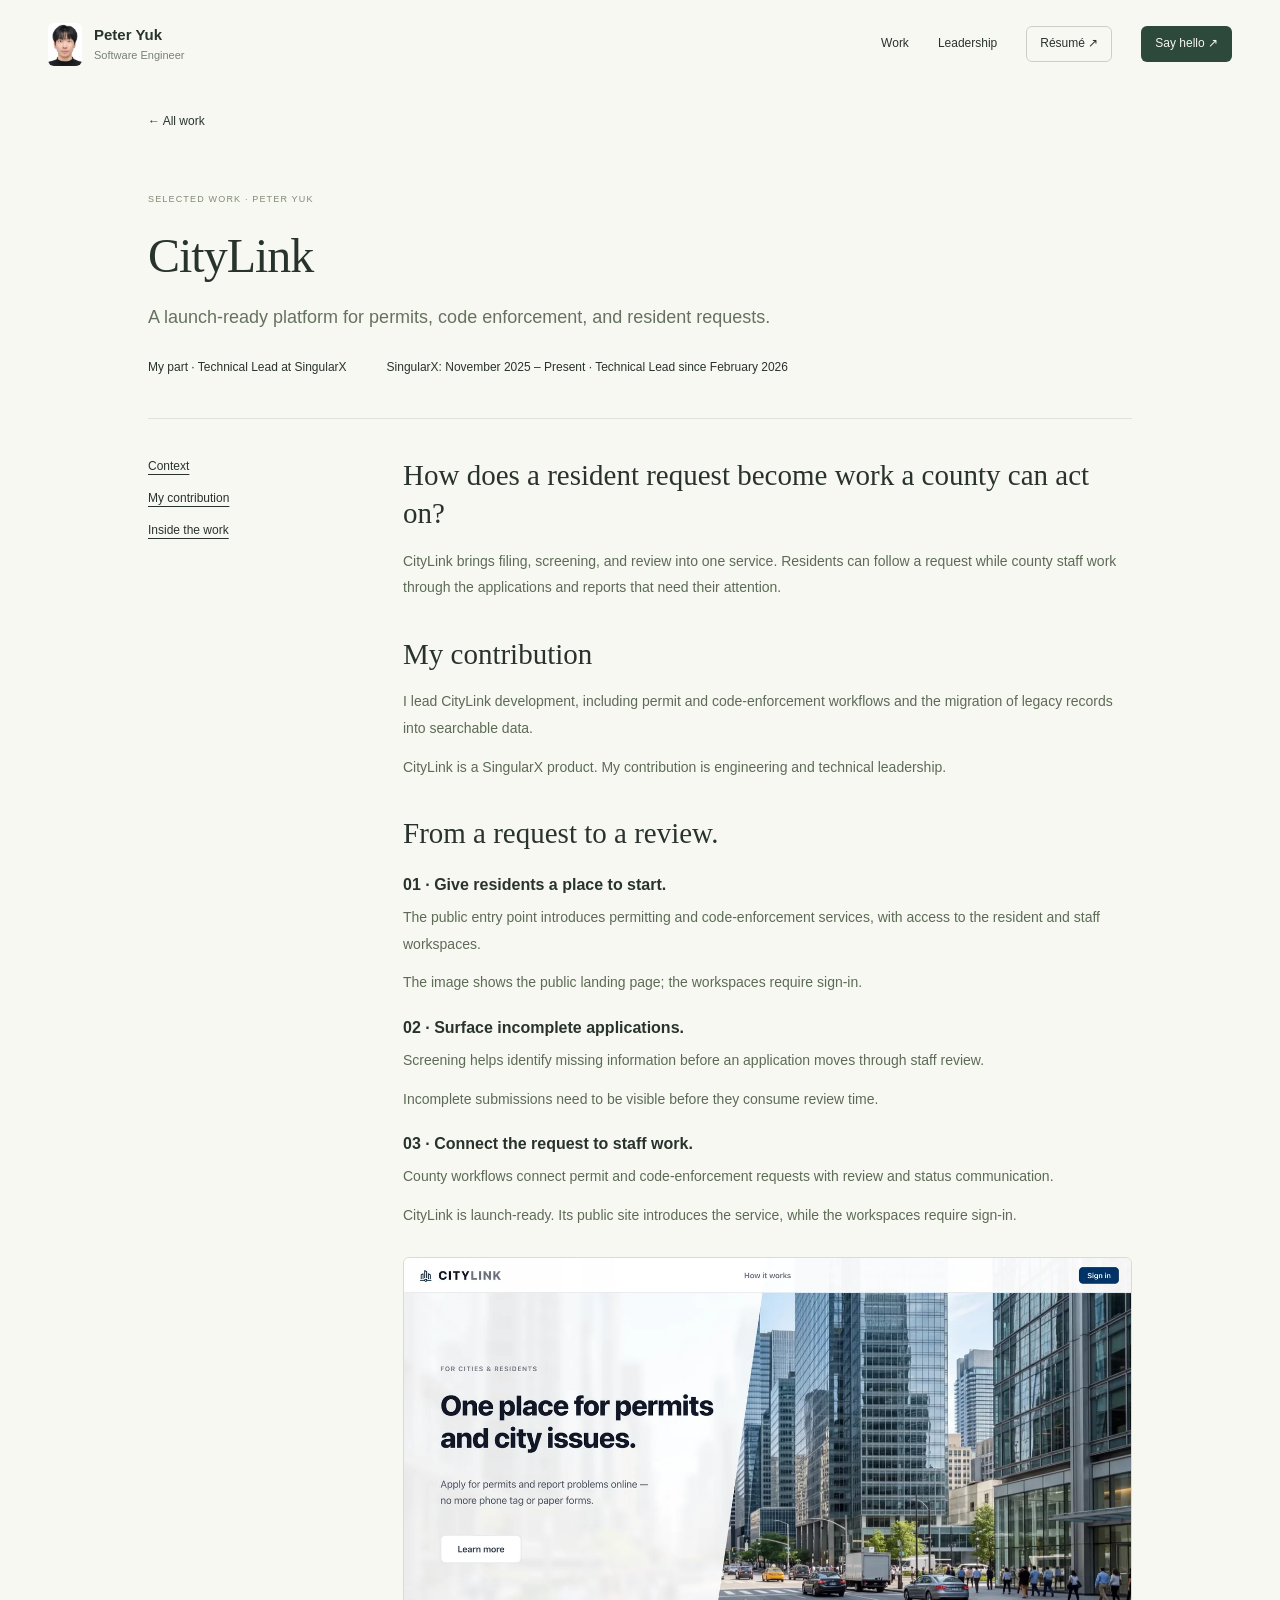
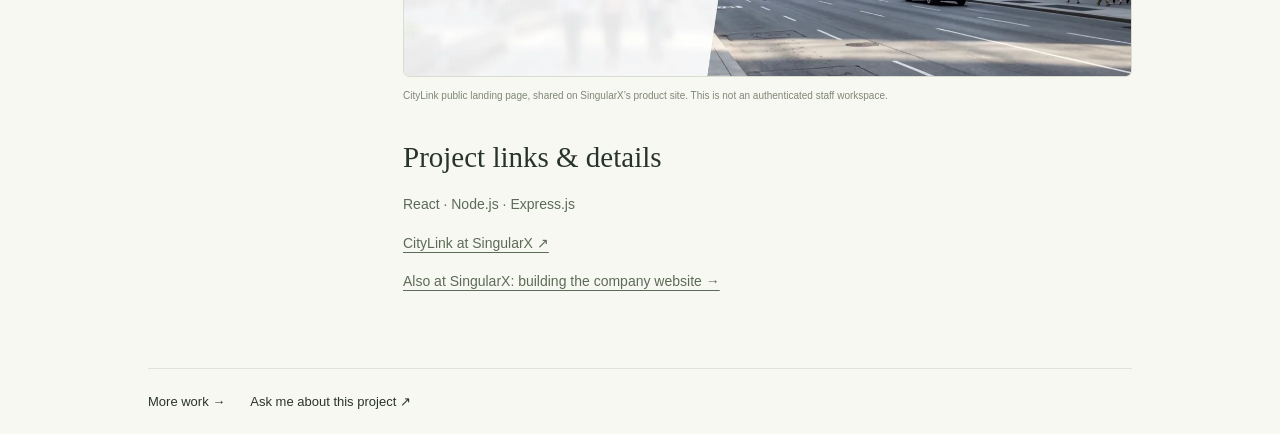
<file: stories/citylink.html>
<!doctype html><html lang="en"><head><meta charset="utf-8"><meta name="viewport" content="width=device-width, initial-scale=1"><title>CityLink — Peter Yuk</title><meta name="description" content="A launch-ready platform for permits, code enforcement, and resident requests."><link rel="stylesheet" href="../style.css"><link rel="icon" href="../favicon.svg" type="image/svg+xml">
  <link rel="canonical" href="https://peteryuk.com/stories/citylink.html">
  <meta property="og:type" content="website">
  <meta property="og:site_name" content="Peter Yuk">
  <meta property="og:title" content="CityLink — Peter Yuk">
  <meta property="og:description" content="A launch-ready platform for permits, code enforcement, and resident requests.">
  <meta property="og:url" content="https://peteryuk.com/stories/citylink.html">
  <meta property="og:image" content="https://peteryuk.com/media/social-card.jpg">
  <meta property="og:image:type" content="image/jpeg">
  <meta property="og:image:width" content="1200">
  <meta property="og:image:height" content="630">
  <meta property="og:image:alt" content="Peter Yuk — Software Engineer, Austin, Texas. Selected work: Value Indiana, CityLink, and JobHawk.">
  <meta name="twitter:card" content="summary_large_image">
  <meta name="twitter:title" content="CityLink — Peter Yuk">
  <meta name="twitter:description" content="A launch-ready platform for permits, code enforcement, and resident requests.">
  <meta name="twitter:image" content="https://peteryuk.com/media/social-card.jpg">
  <meta name="twitter:image:alt" content="Peter Yuk — Software Engineer in Austin, Texas">
</head><body><a class="skip" href="#story">Skip to story</a>  <header class="site-header">
    <a class="identity" href="../index.html"><img src="../portrait.jpeg" alt="" width="38" height="48"><span>Peter Yuk<span class="identity-sub">Software Engineer</span></span></a>
    <nav aria-label="Main navigation">
      <a href="../index.html#work">Work</a><a href="../index.html#leadership">Leadership</a><a class="resume-link" href="../Peter_Yuk_Resume.pdf" target="_blank" rel="noopener">Résumé <span aria-hidden="true">↗</span></a><a class="contact-link" href="mailto:peteryuk91@gmail.com">Say hello <span aria-hidden="true">↗</span></a>
    </nav>
  </header>

<main class="story-main" id="story"><a class="story-back" href="../index.html#work">← All work</a><div class="story-hero"><span class="section-kicker">SELECTED WORK · PETER YUK</span><h1>CityLink</h1><p>A launch-ready platform for permits, code enforcement, and resident requests.</p><div class="story-role"><span>My part · Technical Lead at SingularX</span><span>SingularX: November 2025 – Present · Technical Lead since February 2026</span></div></div><div class="story-body"><aside aria-label="In this story"><a href="#context">Context</a><a href="#contribution">My contribution</a><a href="#workflow">Inside the work</a></aside><article class="story-content"><section id="context"><h2>How does a resident request become work a county can act on?</h2><p>CityLink brings filing, screening, and review into one service. Residents can follow a request while county staff work through the applications and reports that need their attention.</p></section><section id="contribution"><h2>My contribution</h2><p>I lead CityLink development, including permit and code-enforcement workflows and the migration of legacy records into searchable data.</p><p>CityLink is a SingularX product. My contribution is engineering and technical leadership.</p></section><section id="workflow"><h2>From a request to a review.</h2><h3>01 · Give residents a place to start.</h3><p>The public entry point introduces permitting and code-enforcement services, with access to the resident and staff workspaces.</p><p>The image shows the public landing page; the workspaces require sign-in.</p><h3>02 · Surface incomplete applications.</h3><p>Screening helps identify missing information before an application moves through staff review.</p><p>Incomplete submissions need to be visible before they consume review time.</p><h3>03 · Connect the request to staff work.</h3><p>County workflows connect permit and code-enforcement requests with review and status communication.</p><p>CityLink is launch-ready. Its public site introduces the service, while the workspaces require sign-in.</p><figure><a href="../media/citylink-public.webp" target="_blank" rel="noopener"><img src="../media/citylink-public.webp" alt="CityLink public landing page, as shown on the SingularX website" loading="lazy"></a><figcaption>CityLink public landing page, shared on SingularX’s product site. This is not an authenticated staff workspace.</figcaption></figure></section><section><h2>Project links & details</h2><p>React · Node.js · Express.js</p><p><a href="https://thesingularx.com/products/citylink" target="_blank" rel="noopener">CityLink at SingularX ↗</a></p><p><a href="singularx-website.html">Also at SingularX: building the company website →</a></p></section></article></div><div class="story-related"><a href="../index.html#more-work">More work →</a><a href="mailto:peteryuk91@gmail.com">Ask me about this project ↗</a></div></main></body></html>
</file>
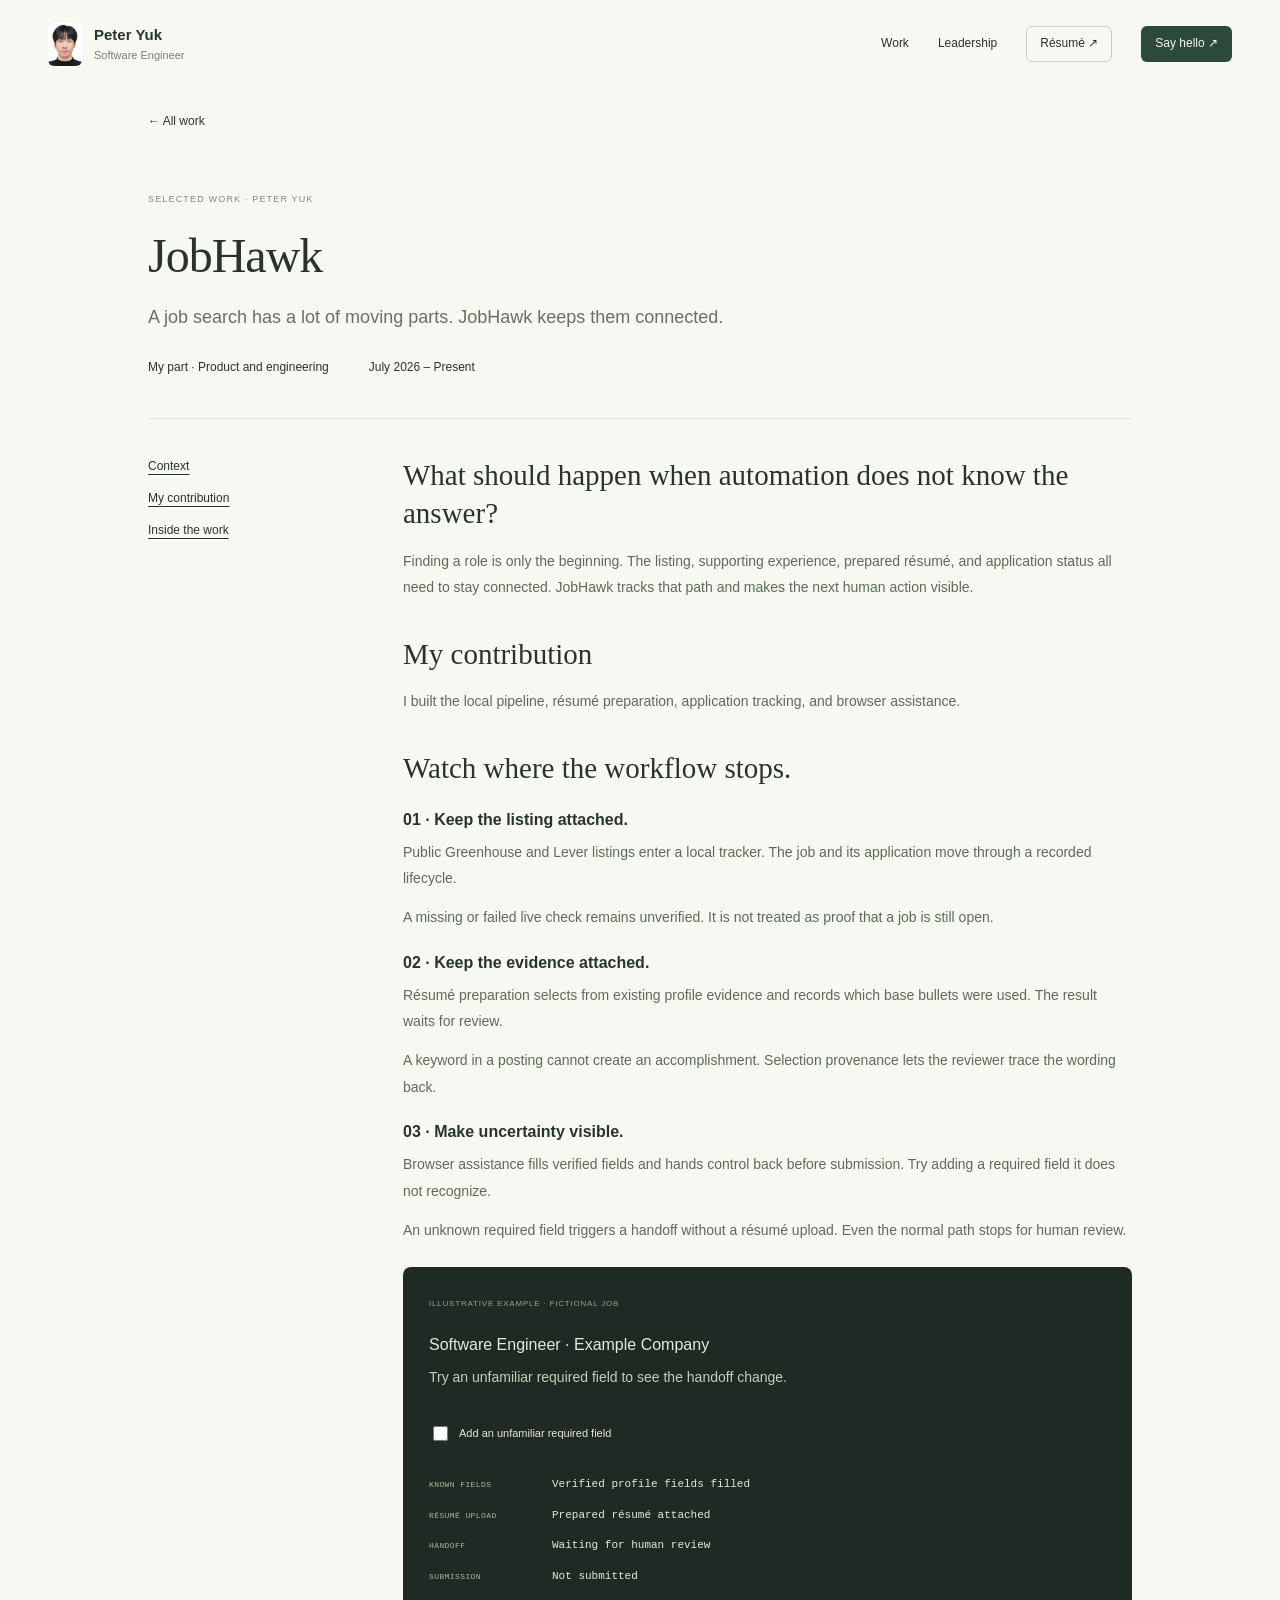
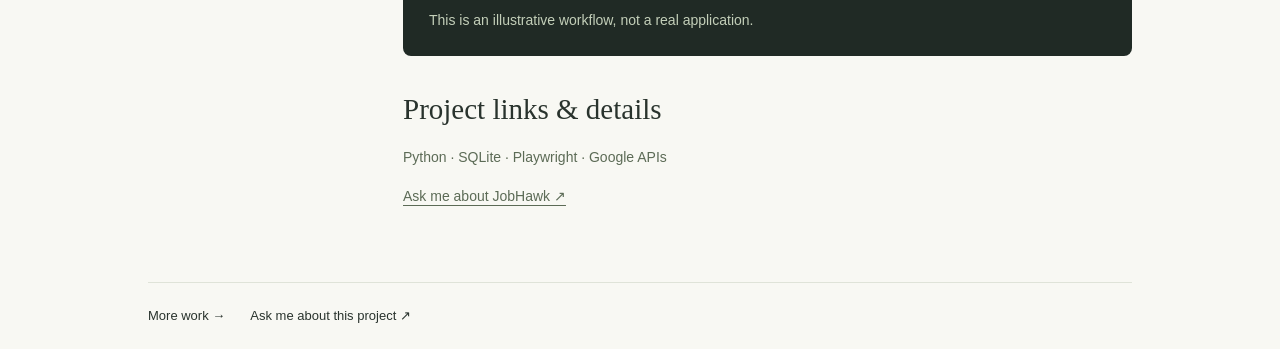
<file: stories/jobhawk.html>
<!doctype html><html lang="en"><head><meta charset="utf-8"><meta name="viewport" content="width=device-width, initial-scale=1"><title>JobHawk — Peter Yuk</title><meta name="description" content="A job search has a lot of moving parts. JobHawk keeps them connected."><link rel="stylesheet" href="../style.css"><link rel="icon" href="../favicon.svg" type="image/svg+xml">
  <link rel="canonical" href="https://peteryuk.com/stories/jobhawk.html">
  <meta property="og:type" content="website">
  <meta property="og:site_name" content="Peter Yuk">
  <meta property="og:title" content="JobHawk — Peter Yuk">
  <meta property="og:description" content="A job search has a lot of moving parts. JobHawk keeps them connected.">
  <meta property="og:url" content="https://peteryuk.com/stories/jobhawk.html">
  <meta property="og:image" content="https://peteryuk.com/media/social-card.jpg">
  <meta property="og:image:type" content="image/jpeg">
  <meta property="og:image:width" content="1200">
  <meta property="og:image:height" content="630">
  <meta property="og:image:alt" content="Peter Yuk — Software Engineer, Austin, Texas. Selected work: Value Indiana, CityLink, and JobHawk.">
  <meta name="twitter:card" content="summary_large_image">
  <meta name="twitter:title" content="JobHawk — Peter Yuk">
  <meta name="twitter:description" content="A job search has a lot of moving parts. JobHawk keeps them connected.">
  <meta name="twitter:image" content="https://peteryuk.com/media/social-card.jpg">
  <meta name="twitter:image:alt" content="Peter Yuk — Software Engineer in Austin, Texas">
</head><body><a class="skip" href="#story">Skip to story</a>  <header class="site-header">
    <a class="identity" href="../index.html"><img src="../portrait.jpeg" alt="" width="38" height="48"><span>Peter Yuk<span class="identity-sub">Software Engineer</span></span></a>
    <nav aria-label="Main navigation">
      <a href="../index.html#work">Work</a><a href="../index.html#leadership">Leadership</a><a class="resume-link" href="../Peter_Yuk_Resume.pdf" target="_blank" rel="noopener">Résumé <span aria-hidden="true">↗</span></a><a class="contact-link" href="mailto:peteryuk91@gmail.com">Say hello <span aria-hidden="true">↗</span></a>
    </nav>
  </header>

<main class="story-main" id="story"><a class="story-back" href="../index.html#work">← All work</a><div class="story-hero"><span class="section-kicker">SELECTED WORK · PETER YUK</span><h1>JobHawk</h1><p>A job search has a lot of moving parts. JobHawk keeps them connected.</p><div class="story-role"><span>My part · Product and engineering</span><span>July 2026 – Present</span></div></div><div class="story-body"><aside aria-label="In this story"><a href="#context">Context</a><a href="#contribution">My contribution</a><a href="#workflow">Inside the work</a></aside><article class="story-content"><section id="context"><h2>What should happen when automation does not know the answer?</h2><p>Finding a role is only the beginning. The listing, supporting experience, prepared résumé, and application status all need to stay connected. JobHawk tracks that path and makes the next human action visible.</p></section><section id="contribution"><h2>My contribution</h2><p>I built the local pipeline, résumé preparation, application tracking, and browser assistance.</p></section><section id="workflow"><h2>Watch where the workflow stops.</h2><h3>01 · Keep the listing attached.</h3><p>Public Greenhouse and Lever listings enter a local tracker. The job and its application move through a recorded lifecycle.</p><p>A missing or failed live check remains unverified. It is not treated as proof that a job is still open.</p><h3>02 · Keep the evidence attached.</h3><p>Résumé preparation selects from existing profile evidence and records which base bullets were used. The result waits for review.</p><p>A keyword in a posting cannot create an accomplishment. Selection provenance lets the reviewer trace the wording back.</p><h3>03 · Make uncertainty visible.</h3><p>Browser assistance fills verified fields and hands control back before submission. Try adding a required field it does not recognize.</p><p>An unknown required field triggers a handoff without a résumé upload. Even the normal path stops for human review.</p><div class="jobhawk-demo"><div class="demo-content"><span class="demo-label">ILLUSTRATIVE EXAMPLE · FICTIONAL JOB</span><h3>Software Engineer · Example Company</h3><p>Try an unfamiliar required field to see the handoff change.</p><label id="demo-control"><input type="checkbox" id="unknown-field"> Add an unfamiliar required field</label><div id="demo-output" class="demo-output" aria-live="polite"><div><span>HANDOFF</span><strong>Waiting for human review</strong></div><div><span>SUBMISSION</span><strong>Not submitted</strong></div></div><p class="demo-footnote">This is an illustrative workflow, not a real application.</p></div></div><script src="../story-demo.js" defer></script></section><section><h2>Project links & details</h2><p>Python · SQLite · Playwright · Google APIs</p><p><a href="mailto:peteryuk91@gmail.com?subject=JobHawk" target="_blank" rel="noopener">Ask me about JobHawk ↗</a></p></section></article></div><div class="story-related"><a href="../index.html#more-work">More work →</a><a href="mailto:peteryuk91@gmail.com">Ask me about this project ↗</a></div></main></body></html>
</file>
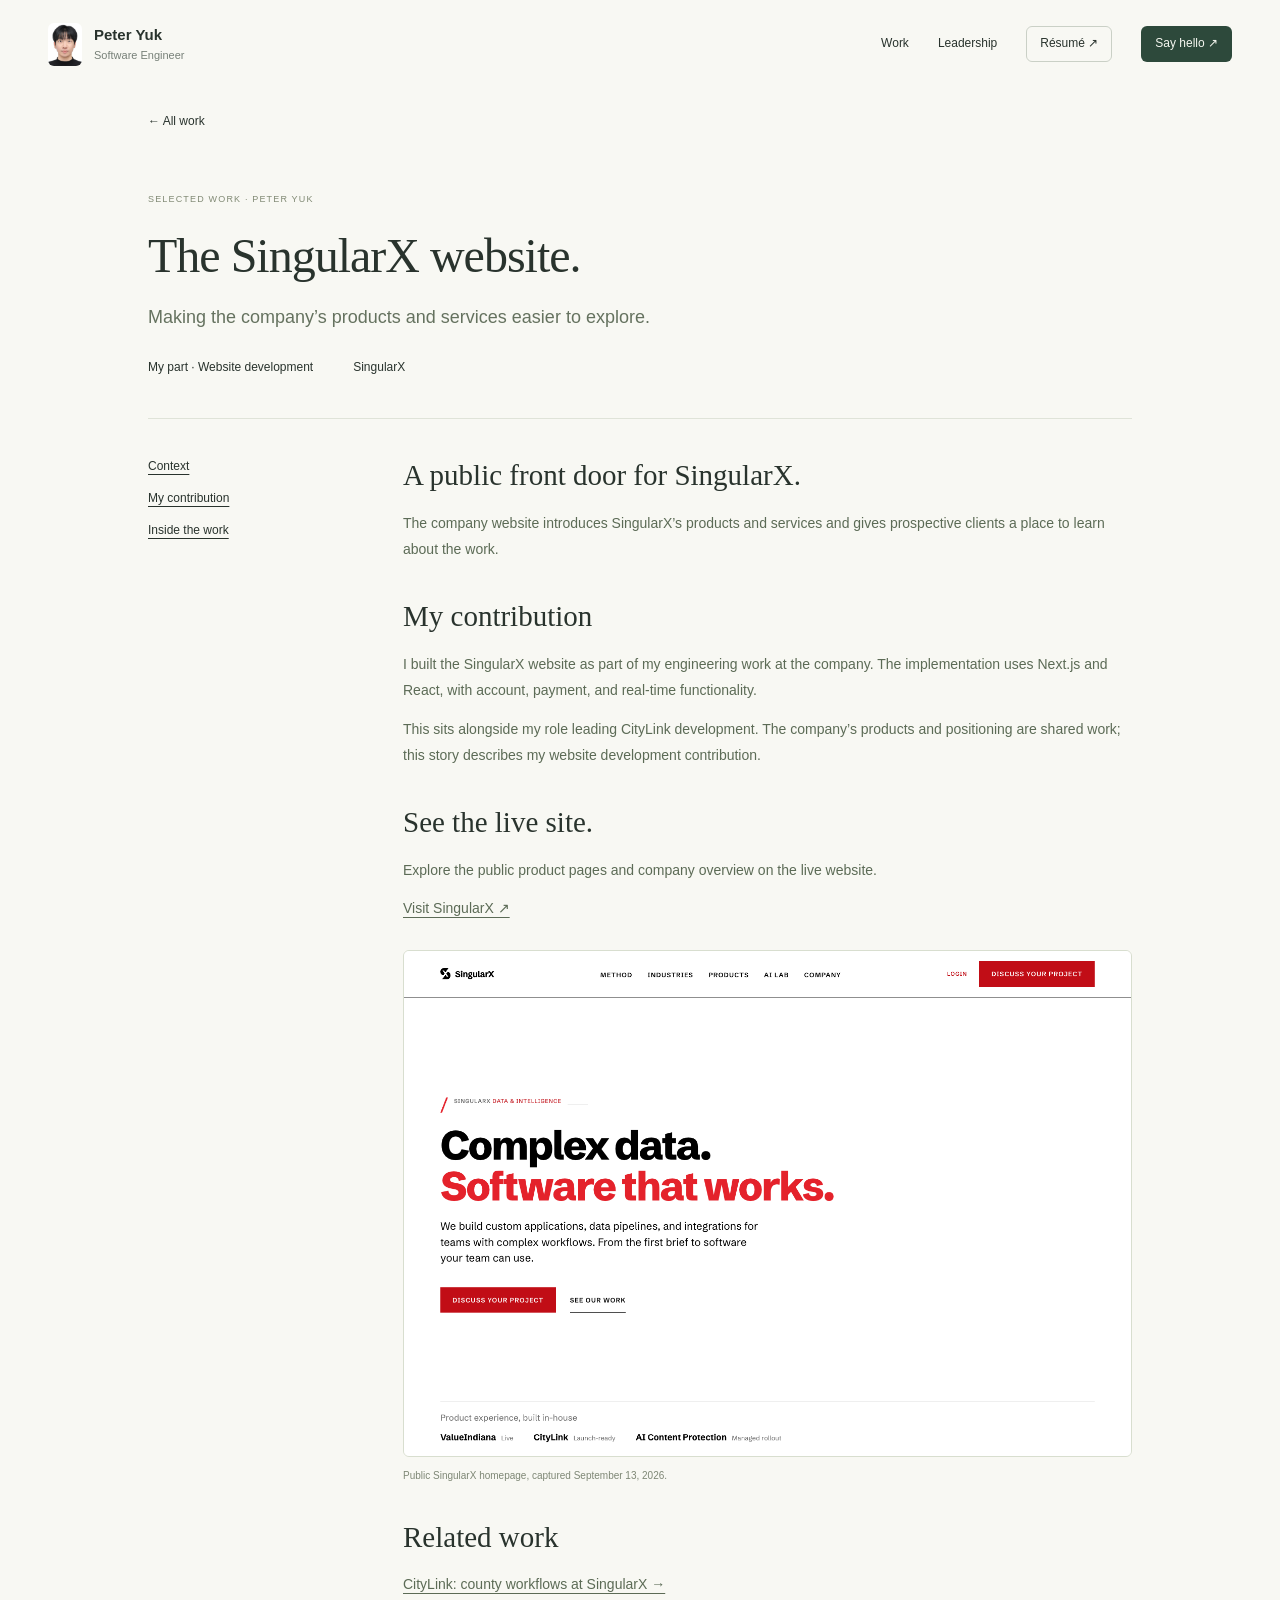
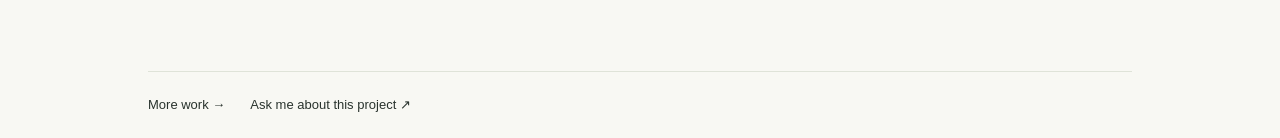
<file: stories/singularx-website.html>
<!doctype html><html lang="en"><head><meta charset="utf-8"><meta name="viewport" content="width=device-width, initial-scale=1"><title>The SingularX website. — Peter Yuk</title><meta name="description" content="Making the company’s products and services easier to explore."><link rel="stylesheet" href="../style.css"><link rel="icon" href="../favicon.svg" type="image/svg+xml">
  <link rel="canonical" href="https://peteryuk.com/stories/singularx-website.html">
  <meta property="og:type" content="website">
  <meta property="og:site_name" content="Peter Yuk">
  <meta property="og:title" content="The SingularX website. — Peter Yuk">
  <meta property="og:description" content="Making the company’s products and services easier to explore.">
  <meta property="og:url" content="https://peteryuk.com/stories/singularx-website.html">
  <meta property="og:image" content="https://peteryuk.com/media/social-card.jpg">
  <meta property="og:image:type" content="image/jpeg">
  <meta property="og:image:width" content="1200">
  <meta property="og:image:height" content="630">
  <meta property="og:image:alt" content="Peter Yuk — Software Engineer, Austin, Texas. Selected work: Value Indiana, CityLink, and JobHawk.">
  <meta name="twitter:card" content="summary_large_image">
  <meta name="twitter:title" content="The SingularX website. — Peter Yuk">
  <meta name="twitter:description" content="Making the company’s products and services easier to explore.">
  <meta name="twitter:image" content="https://peteryuk.com/media/social-card.jpg">
  <meta name="twitter:image:alt" content="Peter Yuk — Software Engineer in Austin, Texas">
</head><body><a class="skip" href="#story">Skip to story</a>  <header class="site-header">
    <a class="identity" href="../index.html"><img src="../portrait.jpeg" alt="" width="38" height="48"><span>Peter Yuk<span class="identity-sub">Software Engineer</span></span></a>
    <nav aria-label="Main navigation">
      <a href="../index.html#work">Work</a><a href="../index.html#leadership">Leadership</a><a class="resume-link" href="../Peter_Yuk_Resume.pdf" target="_blank" rel="noopener">Résumé <span aria-hidden="true">↗</span></a><a class="contact-link" href="mailto:peteryuk91@gmail.com">Say hello <span aria-hidden="true">↗</span></a>
    </nav>
  </header>

<main class="story-main" id="story"><a class="story-back" href="../index.html#work">← All work</a><div class="story-hero"><span class="section-kicker">SELECTED WORK · PETER YUK</span><h1>The SingularX website.</h1><p>Making the company’s products and services easier to explore.</p><div class="story-role"><span>My part · Website development</span><span>SingularX</span></div></div><div class="story-body"><aside aria-label="In this story"><a href="#context">Context</a><a href="#contribution">My contribution</a><a href="#workflow">Inside the work</a></aside><article class="story-content"><section id="context"><h2>A public front door for SingularX.</h2><p>The company website introduces SingularX’s products and services and gives prospective clients a place to learn about the work.</p></section><section id="contribution"><h2>My contribution</h2><p>I built the SingularX website as part of my engineering work at the company. The implementation uses Next.js and React, with account, payment, and real-time functionality.</p><p>This sits alongside my role leading CityLink development. The company’s products and positioning are shared work; this story describes my website development contribution.</p></section><section id="workflow"><h2>See the live site.</h2><p>Explore the public product pages and company overview on the live website.</p><p><a href="https://thesingularx.com" target="_blank" rel="noopener">Visit SingularX ↗</a></p><figure><a href="../media/singularx-public.png" target="_blank" rel="noopener"><img src="../media/singularx-public.png" alt="SingularX public homepage" loading="lazy"></a><figcaption>Public SingularX homepage, captured September 13, 2026.</figcaption></figure></section><section><h2>Related work</h2><p><a href="citylink.html">CityLink: county workflows at SingularX →</a></p></section></article></div><div class="story-related"><a href="../index.html#more-work">More work →</a><a href="mailto:peteryuk91@gmail.com">Ask me about this project ↗</a></div></main></body></html>
</file>
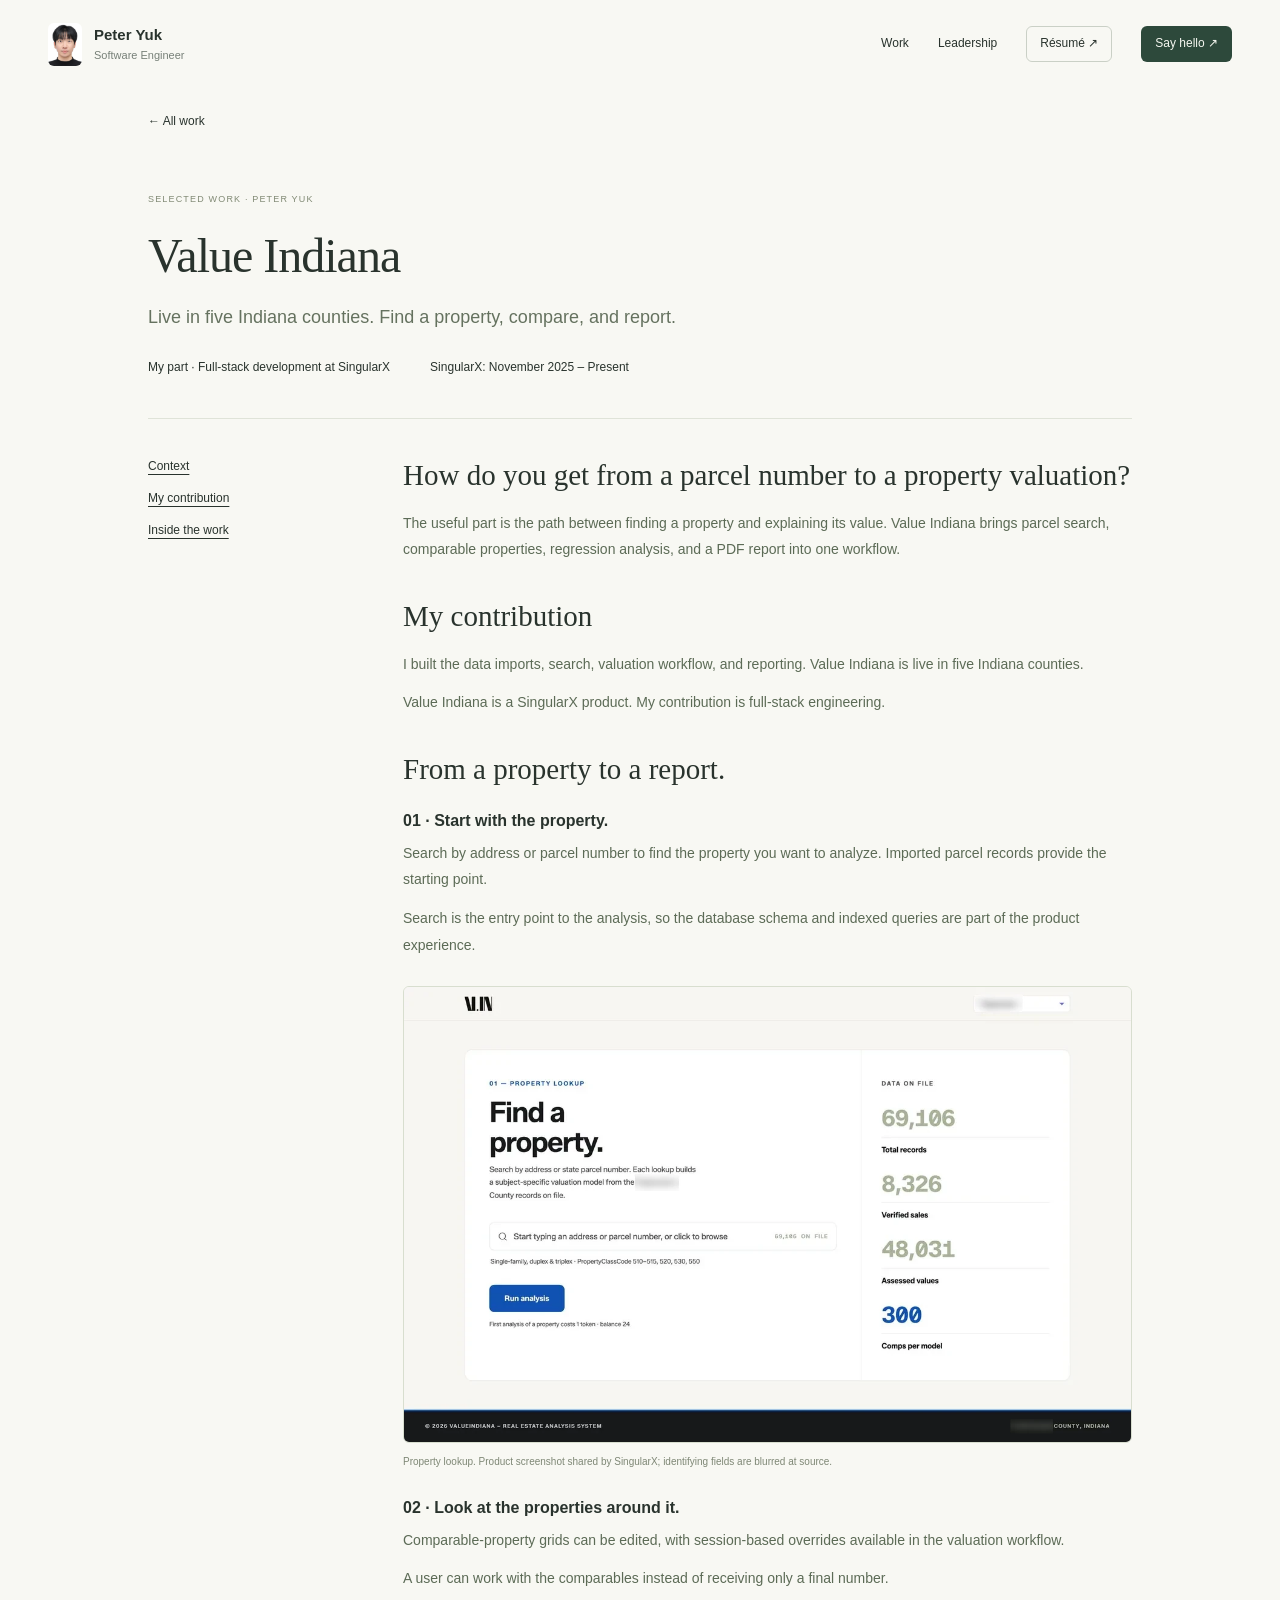
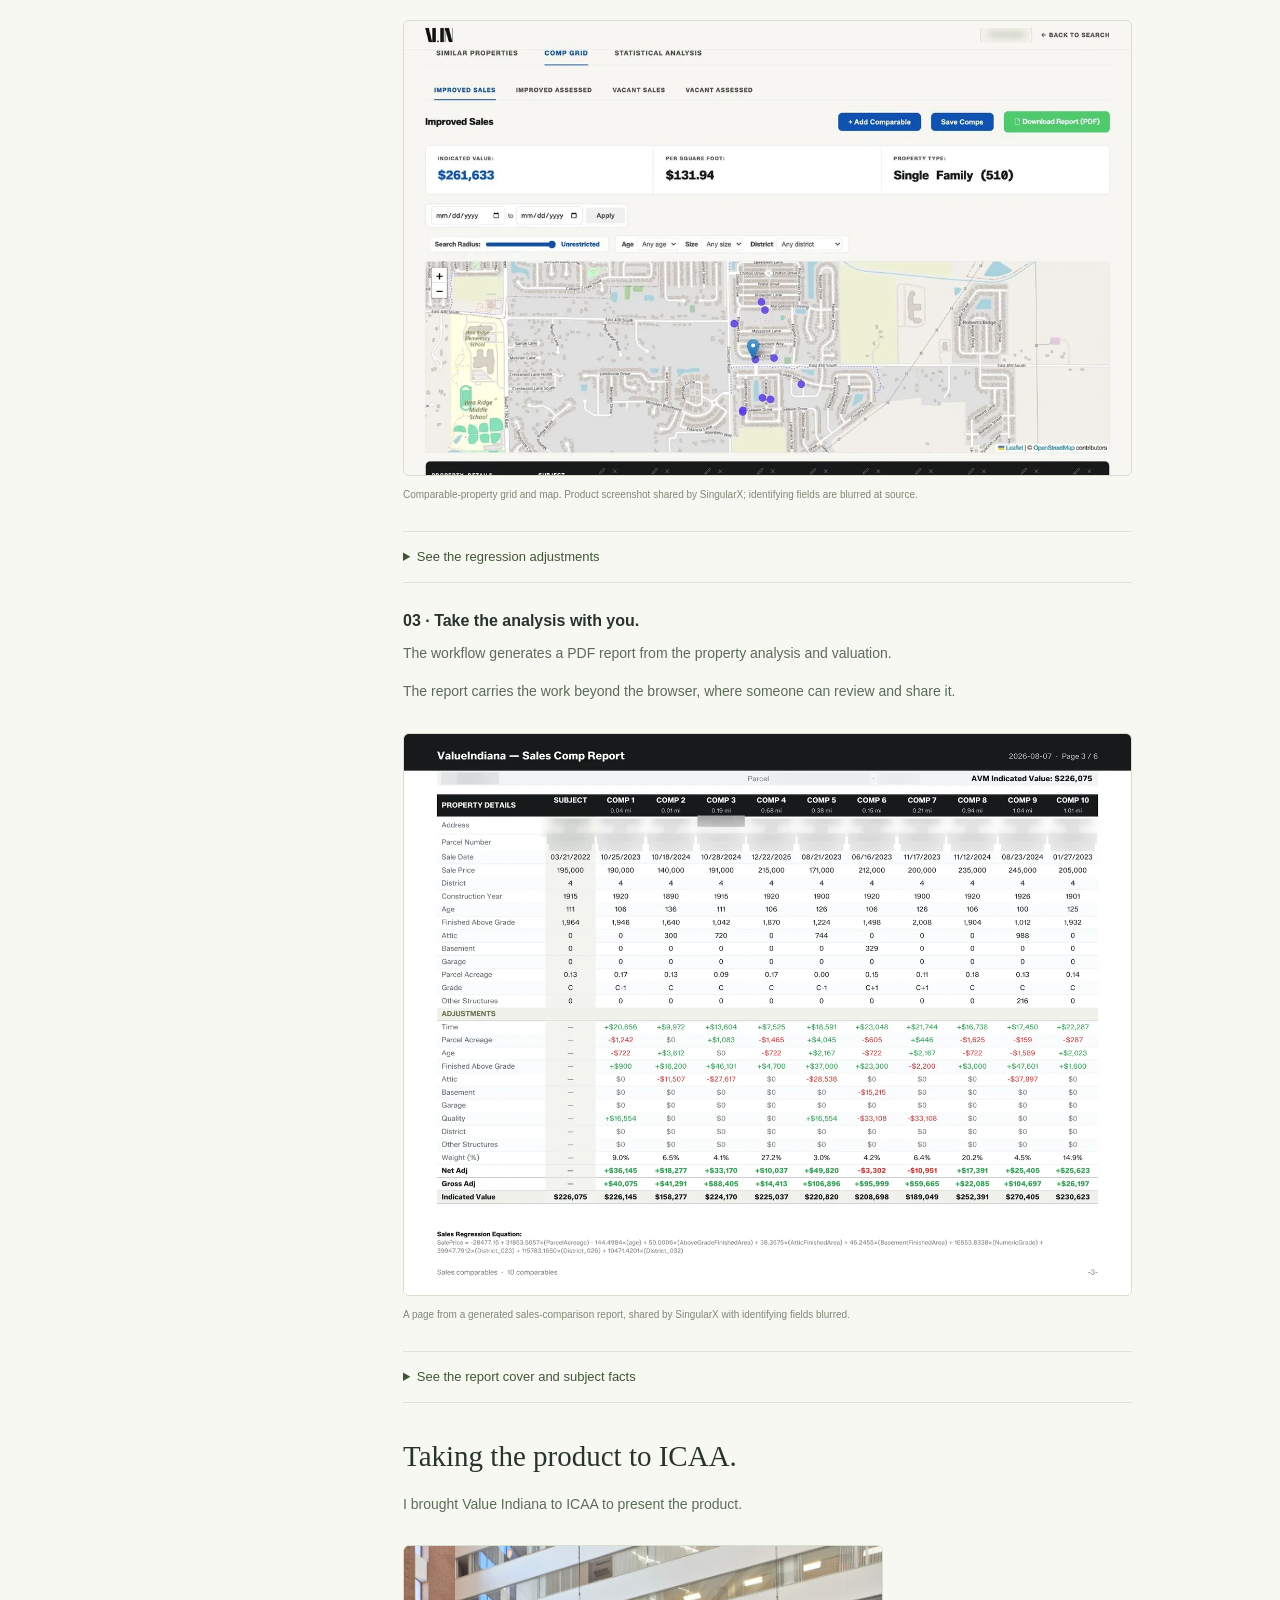
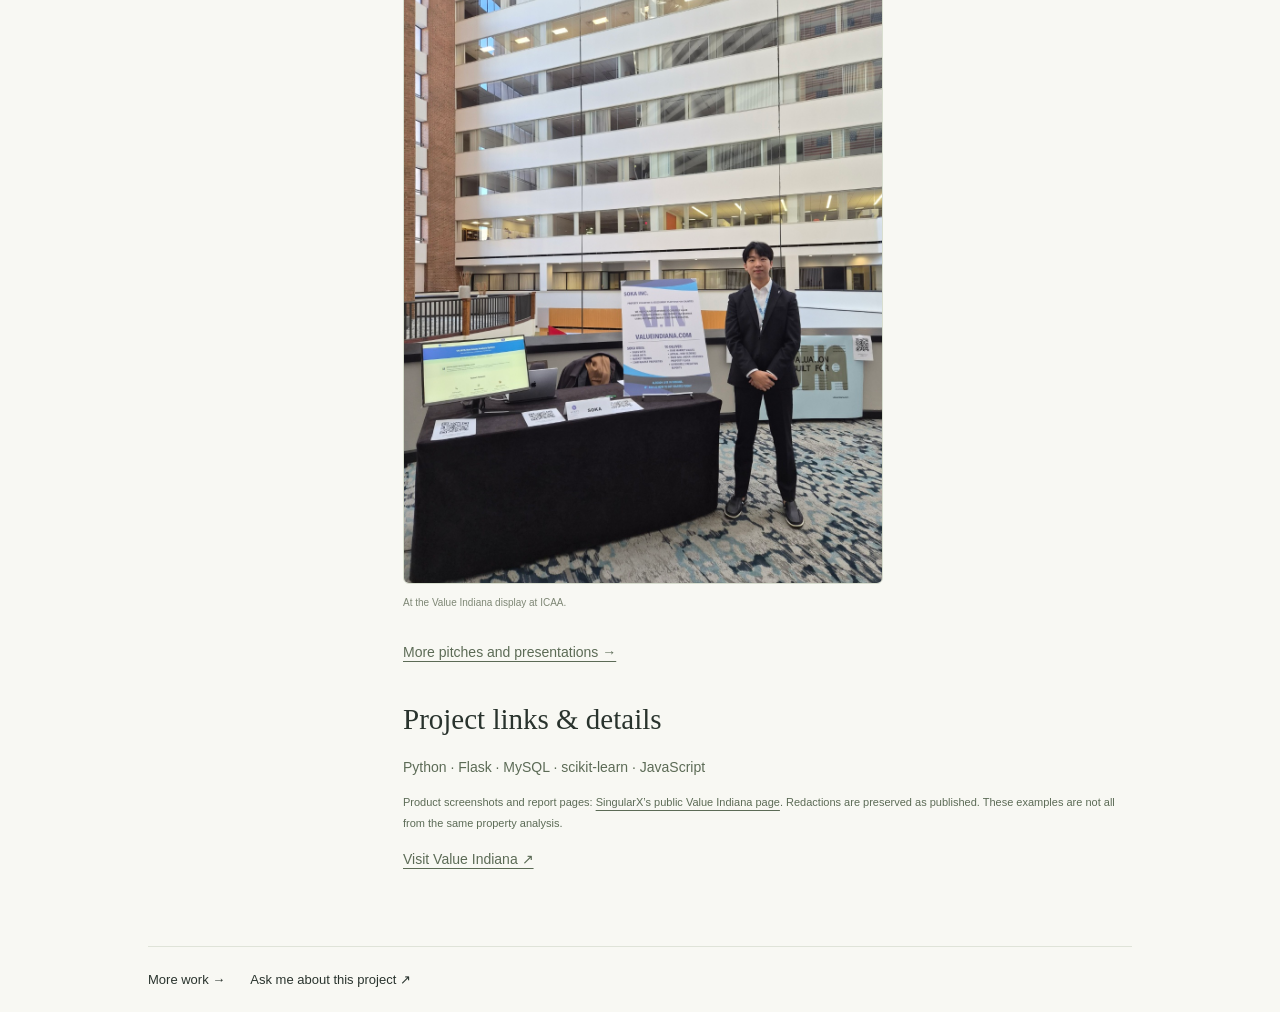
<file: stories/value.html>
<!doctype html><html lang="en"><head><meta charset="utf-8"><meta name="viewport" content="width=device-width, initial-scale=1"><title>Value Indiana — Peter Yuk</title><meta name="description" content="Live in five Indiana counties. Find a property, compare, and report."><link rel="stylesheet" href="../style.css"><link rel="icon" href="../favicon.svg" type="image/svg+xml">
  <link rel="canonical" href="https://peteryuk.com/stories/value.html">
  <meta property="og:type" content="website">
  <meta property="og:site_name" content="Peter Yuk">
  <meta property="og:title" content="Value Indiana — Peter Yuk">
  <meta property="og:description" content="Live in five Indiana counties. Find a property, compare, and report.">
  <meta property="og:url" content="https://peteryuk.com/stories/value.html">
  <meta property="og:image" content="https://peteryuk.com/media/social-card.jpg">
  <meta property="og:image:type" content="image/jpeg">
  <meta property="og:image:width" content="1200">
  <meta property="og:image:height" content="630">
  <meta property="og:image:alt" content="Peter Yuk — Software Engineer, Austin, Texas. Selected work: Value Indiana, CityLink, and JobHawk.">
  <meta name="twitter:card" content="summary_large_image">
  <meta name="twitter:title" content="Value Indiana — Peter Yuk">
  <meta name="twitter:description" content="Live in five Indiana counties. Find a property, compare, and report.">
  <meta name="twitter:image" content="https://peteryuk.com/media/social-card.jpg">
  <meta name="twitter:image:alt" content="Peter Yuk — Software Engineer in Austin, Texas">
</head><body><a class="skip" href="#story">Skip to story</a>  <header class="site-header">
    <a class="identity" href="../index.html"><img src="../portrait.jpeg" alt="" width="38" height="48"><span>Peter Yuk<span class="identity-sub">Software Engineer</span></span></a>
    <nav aria-label="Main navigation">
      <a href="../index.html#work">Work</a><a href="../index.html#leadership">Leadership</a><a class="resume-link" href="../Peter_Yuk_Resume.pdf" target="_blank" rel="noopener">Résumé <span aria-hidden="true">↗</span></a><a class="contact-link" href="mailto:peteryuk91@gmail.com">Say hello <span aria-hidden="true">↗</span></a>
    </nav>
  </header>

<main class="story-main" id="story"><a class="story-back" href="../index.html#work">← All work</a><div class="story-hero"><span class="section-kicker">SELECTED WORK · PETER YUK</span><h1>Value Indiana</h1><p>Live in five Indiana counties. Find a property, compare, and report.</p><div class="story-role"><span>My part · Full-stack development at SingularX</span><span>SingularX: November 2025 – Present</span></div></div><div class="story-body"><aside aria-label="In this story"><a href="#context">Context</a><a href="#contribution">My contribution</a><a href="#workflow">Inside the work</a></aside><article class="story-content"><section id="context"><h2>How do you get from a parcel number to a property valuation?</h2><p>The useful part is the path between finding a property and explaining its value. Value Indiana brings parcel search, comparable properties, regression analysis, and a PDF report into one workflow.</p></section><section id="contribution"><h2>My contribution</h2><p>I built the data imports, search, valuation workflow, and reporting. Value Indiana is live in five Indiana counties.</p><p>Value Indiana is a SingularX product. My contribution is full-stack engineering.</p></section><section id="workflow"><h2>From a property to a report.</h2><h3>01 · Start with the property.</h3><p>Search by address or parcel number to find the property you want to analyze. Imported parcel records provide the starting point.</p><p>Search is the entry point to the analysis, so the database schema and indexed queries are part of the product experience.</p><figure><a href="../media/valueindiana-lookup.webp" target="_blank" rel="noopener" aria-label="Open full image: Value Indiana property lookup screen"><img src="../media/valueindiana-lookup.webp" alt="Value Indiana property lookup screen" loading="lazy" decoding="async"></a><figcaption>Property lookup. Product screenshot shared by SingularX; identifying fields are blurred at source.</figcaption></figure><h3>02 · Look at the properties around it.</h3><p>Comparable-property grids can be edited, with session-based overrides available in the valuation workflow.</p><p>A user can work with the comparables instead of receiving only a final number.</p><figure><a href="../media/valueindiana-compgrid.webp" target="_blank" rel="noopener" aria-label="Open full image: Value Indiana comparable-property grid and map"><img src="../media/valueindiana-compgrid.webp" alt="Value Indiana comparable-property grid and map" loading="lazy" decoding="async"></a><figcaption>Comparable-property grid and map. Product screenshot shared by SingularX; identifying fields are blurred at source.</figcaption></figure><details class="product-extra"><summary>See the regression adjustments</summary><figure><a href="../media/valueindiana-regression.webp" target="_blank" rel="noopener" aria-label="Open full image: Value Indiana subject-specific regression adjustments and comparable weights"><img src="../media/valueindiana-regression.webp" alt="Value Indiana subject-specific regression adjustments and comparable weights" loading="lazy" decoding="async"></a><figcaption>Regression adjustments and comparable weights. Identifying fields were blurred in the image shared by SingularX.</figcaption></figure></details><h3>03 · Take the analysis with you.</h3><p>The workflow generates a PDF report from the property analysis and valuation.</p><p>The report carries the work beyond the browser, where someone can review and share it.</p><figure><a href="../media/valueindiana-report-comps.webp" target="_blank" rel="noopener" aria-label="Open full image: Value Indiana generated sales-comparison report"><img src="../media/valueindiana-report-comps.webp" alt="Value Indiana generated sales-comparison report" loading="lazy" decoding="async"></a><figcaption>A page from a generated sales-comparison report, shared by SingularX with identifying fields blurred.</figcaption></figure><details class="product-extra"><summary>See the report cover and subject facts</summary><figure><a href="../media/valueindiana-report-cover.webp" target="_blank" rel="noopener" aria-label="Open full image: Value Indiana report cover with subject facts and valuation-methodology summary"><img src="../media/valueindiana-report-cover.webp" alt="Value Indiana report cover with subject facts and valuation-methodology summary" loading="lazy" decoding="async"></a><figcaption>Report cover and subject facts, shared publicly by SingularX with identifying fields blurred.</figcaption></figure></details></section><section id="in-person"><h2>Taking the product to ICAA.</h2><p>I brought Value Indiana to ICAA to present the product.</p><figure><a href="../media/icaa-valueindiana.jpeg" target="_blank" rel="noopener" aria-label="Open full image: Peter beside the Value Indiana display at ICAA"><img src="../media/icaa-valueindiana.jpeg" alt="Peter beside the Value Indiana display at ICAA" loading="lazy" decoding="async"></a><figcaption>At the Value Indiana display at ICAA.</figcaption></figure><p><a href="../index.html#communication">More pitches and presentations →</a></p></section><section><h2>Project links & details</h2><p>Python · Flask · MySQL · scikit-learn · JavaScript</p><p class="story-source">Product screenshots and report pages: <a href="https://thesingularx.com/products/valueindiana" target="_blank" rel="noopener">SingularX’s public Value Indiana page</a>. Redactions are preserved as published. These examples are not all from the same property analysis.</p><p><a href="https://valueindiana.com" target="_blank" rel="noopener">Visit Value Indiana ↗</a></p></section></article></div><div class="story-related"><a href="../index.html#more-work">More work →</a><a href="mailto:peteryuk91@gmail.com">Ask me about this project ↗</a></div></main></body></html>
</file>
<file: style.css>
*{box-sizing:border-box}html{scroll-behavior:smooth;scroll-padding-top:90px}body{margin:0;background:#f8f8f3;color:#29332d;font:14px/1.65 -apple-system,BlinkMacSystemFont,"Segoe UI",sans-serif;-webkit-font-smoothing:antialiased}button,a{-webkit-tap-highlight-color:transparent}button{font:inherit;cursor:pointer;color:inherit}a{color:inherit;text-decoration:none}a:hover{text-decoration:underline;text-underline-offset:4px}button:focus-visible,a:focus-visible,[tabindex]:focus-visible{outline:3px solid #466d9c;outline-offset:4px}h1,h2,h3,p{margin:0}h1,h2,h3{line-height:1.2}button{border:0;background:transparent}button:disabled{cursor:default}strong{font-weight:600}.site-header{height:88px;max-width:1380px;padding:0 48px;margin:auto;display:flex;align-items:center;justify-content:space-between;gap:25px}.identity{display:flex;align-items:center;gap:12px;font-size:15px;font-weight:600;line-height:1.35}.identity img{object-fit:cover;border-radius:6px;background:#fff;width:34px;height:43px}.identity-sub{display:block;color:#778078;font-size:11px;font-weight:400;margin-top:3px}.site-header nav{display:flex;align-items:center;gap:29px;font-size:12px}.resume-link{border:1px solid #cad0c6;border-radius:6px;padding:7px 13px}.contact-link{color:#f5f7f0;background:#2d493b;border-radius:6px;padding:8px 14px}.site-header a:hover{text-decoration:none}.site-header nav a:hover{opacity:.7}main{max-width:1380px;margin:auto;padding:0 48px}.intro{display:flex;justify-content:space-between;align-items:end;padding:43px 0 42px;gap:30px;border-top:1px solid #e1e3d9}.location{display:flex;align-items:center;gap:7px;font-size:11px;color:#6c786a;margin-bottom:13px}.location-dot{height:6px;width:6px;border-radius:50%;background:#6a8860}.intro h1{font-size:45px;letter-spacing:-1.8px;font-weight:550;margin-bottom:16px}.intro p{font-size:16px;line-height:1.7;color:#616a60}.intro p a{color:#344937;text-decoration:underline;text-decoration-color:#b9c3b1;text-underline-offset:4px}.intro-aside{display:flex;flex-direction:column;font-size:11px;color:#778170;text-align:right;padding-bottom:5px}.intro-aside a{margin-top:8px;color:#354c39;font-size:12px}.work{scroll-margin-top:25px}.work-toolbar{display:flex;justify-content:space-between;align-items:center;padding:18px 0 15px;border-top:1px solid #dce1d4}.work-toolbar>div{display:flex;align-items:center;gap:16px}.work-toolbar h2{font-weight:550;font-size:15px}.work-count{font-size:10px;color:#7b8276}.work-toolbar button{font-size:11px;color:#697260;display:flex;align-items:center;gap:7px}.work-toolbar button:hover{color:#29332d}.work-grid{display:grid;grid-template-columns:minmax(0,1.62fr) minmax(320px,1fr);border:1px solid #d8decf;border-radius:11px;overflow:hidden;background:#fcfcf8}.gallery{min-width:0;background:#e9eedf;display:flex;flex-direction:column}.scene{position:relative;height:440px;min-height:440px;flex:none;overflow:hidden;isolation:isolate;background:radial-gradient(ellipse at 48% 48%,#eff2e7 0%,#e4ebd7 100%)}.scene canvas{display:block;width:100%;height:100%;position:absolute;inset:0;touch-action:pan-y;z-index:1}.scene-corner{position:absolute;top:22px;left:24px;display:flex;align-items:center;gap:7px;font-size:10px;color:#748065;z-index:2;pointer-events:none}.tiny-square{width:7px;height:7px;border:1px solid #829472;transform:rotate(-10deg)}.scene-status{position:absolute;inset:45% 30px auto;text-align:center;font-size:13px;color:#61724f}.scene-status[hidden]{display:none}.scene-controls{position:absolute;z-index:3;bottom:19px;left:24px;right:24px;display:flex;justify-content:space-between;align-items:center;font-size:10px;color:#65745a;pointer-events:none}.scene-controls button{font-size:10px;pointer-events:auto;border-bottom:1px solid #b5c2a5;padding:2px}.hotspots{position:absolute;inset:0;pointer-events:none;z-index:4}.hotspot{position:absolute;pointer-events:auto;display:flex;align-items:center;gap:7px;white-space:nowrap;background:#fffffff2;border:1px solid #ced7c2;box-shadow:0 3px 9px #2941260c;border-radius:5px;font-size:10px;padding:6px 9px;transform:translate(-50%,-50%);transition:background .18s,border-color .18s}.hotspot:hover,.hotspot[aria-pressed=true]{background:#2d493b;color:white;border-color:#2d493b}.hotspot-dot{width:5px;height:5px;border-radius:50%;background:#7b9666}.hotspot[data-project=jobhawk] .hotspot-dot{background:#c77945}.hotspot[data-project=citylink] .hotspot-dot{background:#9f8cb8}.hotspot[aria-pressed=true] .hotspot-dot{background:#ccebb6}.project-picker{display:grid;grid-template-columns:repeat(3,1fr);border-top:1px solid #d6dfc9;background:#f0f3e9;min-height:79px;flex:1}.project-choice{display:flex;align-items:center;text-align:left;gap:10px;padding:17px 13px;font-size:12px;line-height:1.4;border-right:1px solid #d6dfc9;transition:background .18s}.project-choice:last-child{border:0}.project-choice small{display:block;font-size:9px;margin-top:4px;color:#78846d}.project-number{font-size:9px;align-self:start;margin-top:3px;color:#829074}.picker-arrow{margin-left:auto;font-size:13px;opacity:0}.project-choice[aria-pressed=true],.project-choice:hover{background:#fffef7}.project-choice[aria-pressed=true] .picker-arrow{opacity:1}.project-detail{padding:25px 28px 22px;border-left:1px solid #d8decf;min-height:545px;scroll-margin-top:20px}.detail-label{display:flex;justify-content:space-between;gap:10px;font-size:9px;color:#7c8574;letter-spacing:.1em}.project-detail h2{font-size:27px;font-weight:550;letter-spacing:-.8px;margin:14px 0 12px}.project-summary{font-size:13px;color:#687160;line-height:1.7}.project-meta{margin:19px 0 17px;font-size:10px;display:grid;gap:7px}.project-meta>div{display:grid;grid-template-columns:60px 1fr;gap:10px}.project-meta dt{color:#7c8474}.project-meta dd{margin:0;color:#59654f}.contribution h3,.workflow h3{font-size:11px;font-weight:600}.contribution p{font-size:12px;line-height:1.75;color:#687160;margin-top:6px}.project-result{display:flex;align-items:baseline;gap:10px;margin:17px 0;padding:13px 0;border-top:1px solid #e4e7dd;border-bottom:1px solid #e4e7dd;flex-wrap:wrap}.project-result strong{font-size:21px;line-height:1.2;letter-spacing:-.5px;color:#46623b}.project-result span{font-size:10px;color:#77806e}.workflow-heading{display:flex;justify-content:space-between;align-items:center}.workflow-heading>span{font-size:9px;color:#8a9181}.workflow-steps{display:grid;grid-template-columns:repeat(3,1fr);gap:5px;margin:10px 0}.workflow-steps button{border:1px solid #dce2d3;border-radius:4px;padding:7px 3px;font-size:10px;background:#f5f6f0}.workflow-steps button[aria-pressed=true]{background:#e5edda;color:#34492a;border-color:#aebf9b}.workflow-description{font-size:11px;line-height:1.7;min-height:55px;color:#737d67}.project-links{margin-top:16px;display:flex;flex-wrap:wrap;gap:16px}.project-links a{font-size:11px;color:#354e36;text-decoration:underline;text-underline-offset:4px}.illustration-note{font-size:9px;line-height:1.6;color:#858d7e;margin-top:16px}.experience{padding-top:76px;scroll-margin-top:15px}.section-heading{display:flex;justify-content:space-between;align-items:end;margin-bottom:29px}.section-kicker{font-size:9px;letter-spacing:.13em;color:#818a75}.section-heading h2{font-size:27px;font-weight:500;letter-spacing:-.6px;margin-top:9px}.section-heading>a{font-size:11px;color:#56654c}.experience-row{display:grid;grid-template-columns:42px 235px minmax(0,1fr) 106px;gap:22px;padding:27px 0;border-top:1px solid #dfe3d8;align-items:start}.employer-mark{width:39px;height:39px;border:1px solid #d8dfd0;border-radius:9px;display:flex;align-items:center;justify-content:center;font-size:15px;font-weight:700}.singularx{background:#e9eade;color:#4f5742}.csi{background:#e6ebee;color:#4f657a}.naver{background:#e1eddf;color:#4e8f51}.employer h3{font-size:14px;margin-top:2px;font-weight:600}.employer p{font-size:11px;margin-top:7px}.employer span{display:block;font-size:10px;color:#828974;margin-top:4px}.experience-body p{font-size:12px;line-height:1.8;color:#6a7460}.experience-body p+p{margin-top:8px}.experience-body strong{color:#3e4f35}.experience-row time{font-size:10px;color:#7e8772;text-align:right;line-height:1.7}.about{margin-top:57px;padding:39px 0 44px;border-top:1px solid #dfe3d8;display:grid;grid-template-columns:90px 1fr 230px;gap:28px;align-items:center}.about-photo img{width:80px;height:auto;border-radius:7px;display:block}.about h2{font-size:22px;letter-spacing:-.5px;margin:9px 0;font-weight:500}.about p{font-size:12px;color:#6d7663;max-width:560px}.about-links{display:flex;gap:22px;font-size:11px;margin-top:17px}.email-block{display:flex;flex-direction:column;gap:9px;border-left:1px solid #dfe3d8;padding-left:32px;font-size:10px;color:#828b75}.email-block strong{font-size:25px;color:#35472e;font-weight:500;letter-spacing:-.6px}.email-block span:last-child{font-size:11px;color:#617453}footer{max-width:1284px;border-top:1px solid #dfe3d8;margin:0 auto;padding:22px 0 30px;display:flex;justify-content:space-between;gap:20px;font-size:10px;color:#88917d}footer button{font-size:10px;padding:0;text-decoration:underline;text-underline-offset:3px}dialog{border:1px solid #cbd5c0;border-radius:10px;max-width:540px;padding:32px;background:#fcfcf6;color:#35452f}dialog::backdrop{background:#1b2d224d;backdrop-filter:blur(3px)}dialog h2{font-size:21px;margin-bottom:20px}dialog p{font-size:13px;margin-top:15px;color:#637158}dialog a{text-decoration:underline}#credits-close{position:absolute;right:12px;top:8px;font-size:25px;line-height:1;padding:8px}.sr-only,.skip:not(:focus){position:absolute;width:1px;height:1px;padding:0;margin:-1px;overflow:hidden;clip:rect(0,0,0,0);white-space:nowrap;border:0}.skip:focus{position:fixed;top:10px;left:10px;z-index:20;background:#fff;padding:10px}.no-js-note,.fallback-projects{font-size:13px;padding:22px}.fallback-projects p{margin:15px 0}.fallback-projects h3{margin-top:20px}body.scene-unavailable .scene{height:200px;min-height:200px}body.scene-unavailable #motion-toggle{display:none}
@media(min-width:1500px){.scene{min-height:520px}.project-detail{padding:30px 34px}.project-summary{font-size:14px}}
@media(max-width:1050px){.site-header{padding:0 28px}main{padding:0 28px}.work-grid{grid-template-columns:minmax(0,1.25fr) minmax(310px,1fr)}.project-choice{gap:6px;padding:14px 9px;font-size:10px}.project-choice small{font-size:8px}.project-number{display:none}.project-detail{padding:24px}.scene-controls{left:16px;right:16px}.experience-row{grid-template-columns:36px 190px 1fr 85px;gap:15px}.about{grid-template-columns:70px 1fr 190px;gap:22px}.about-photo img{width:65px}.email-block{padding-left:22px}footer{margin:0 28px}}
@media(max-width:760px){html{scroll-padding-top:20px}.site-header{height:76px;padding:0 20px;gap:15px}.identity{font-size:13px;gap:8px}.identity img{width:28px;height:36px}.identity-sub{font-size:9px}.site-header nav{gap:14px;font-size:10px}.site-header nav a:first-child,.site-header nav .contact-link{display:none}.resume-link{padding:6px 9px}main{padding:0 20px}.intro{padding:30px 0;align-items:start}.intro h1{font-size:37px;letter-spacing:-1.2px}.intro p{font-size:14px;max-width:490px}.intro-aside{display:none}.desktop-break{display:none}.location{margin-bottom:12px}.work-toolbar{padding-top:15px}.work-toolbar h2{font-size:13px}.work-count{display:none}.work-toolbar button{font-size:10px}.work-grid{grid-template-columns:1fr;border-radius:9px}.scene{height:380px;min-height:380px;flex:auto}.scene-corner{top:17px;left:17px}.scene-controls{bottom:13px;font-size:9px}.scene-controls button{font-size:9px}.hotspot{font-size:9px;padding:5px 7px;gap:5px}.project-picker{min-height:66px}.project-choice{font-size:11px;padding:14px 12px}.project-choice small{font-size:8px}.project-detail{border-left:0;border-top:1px solid #d8decf;min-height:0;padding:25px}.project-detail h2{font-size:28px}.project-summary{font-size:13px}.project-meta{font-size:11px}.contribution p{font-size:12px}.workflow-description{min-height:45px}.project-result{margin:19px 0}.workflow-steps button{font-size:11px;padding:9px 3px}.workflow-description{font-size:12px}.project-links a{font-size:12px}.illustration-note{font-size:9px}.experience{padding-top:48px}.section-heading{margin-bottom:23px}.section-heading h2{font-size:25px}.section-heading>a{font-size:10px}.experience-row{grid-template-columns:36px 1fr;gap:12px;padding:23px 0}.experience-row time{grid-column:2;text-align:left;grid-row:2;font-size:10px}.experience-row time br{display:none}.experience-body{grid-column:2;grid-row:3}.employer h3{font-size:15px}.employer p{font-size:12px}.experience-body p{font-size:12px}.about{grid-template-columns:65px 1fr;gap:20px;margin-top:25px;padding:30px 0}.about h2{font-size:20px}.about .email-block{grid-column:2;border:0;padding:0;margin-top:10px}.about p{font-size:12px}footer{margin:0 20px;flex-wrap:wrap;font-size:9px;padding-top:17px}footer span:nth-child(2){order:3;width:100%}}
@media(max-width:390px){main{padding:0 14px}.site-header{padding:0 14px}.site-header nav{gap:10px}.scene{height:330px;min-height:330px}.project-choice{padding:13px 9px;font-size:10px}.scene-controls{font-size:8px}.project-detail{padding:22px}.about{gap:15px}footer{margin:0 14px}}
@media(prefers-reduced-motion:reduce){html{scroll-behavior:auto}*,*::before,*::after{transition:none!important;animation:none!important}}

/* Keep the two hiring actions within reach while exploring. */
.site-header{position:sticky;top:0;z-index:20;background:#f8f8f3f5;backdrop-filter:blur(10px)}body.scene-unavailable .scene canvas{display:none}@media(max-width:760px){html{scroll-padding-top:86px}.site-header nav .contact-link{display:block;font-size:0;padding:7px 10px}.site-header nav .contact-link::after{content:"Email ↗";font-size:10px}}@media(max-width:420px){.site-header nav a[href="#experience"]{display:none}}
/* Product stories, with working evidence below the exploratory scene. */
[hidden]{display:none!important}.project-detail{min-height:510px;padding:29px 30px}.project-detail h2{font-size:29px}.project-summary{font-size:14px}.story-question{margin:26px 0 12px}.story-question>span{font-size:9px;letter-spacing:.1em;color:#7c8574}.story-question h3{font:500 21px/1.35 Georgia,serif;letter-spacing:-.2px;margin-top:9px}.story-copy{font-size:12px;line-height:1.85;color:#687160}.ownership{border-top:1px solid #dfe3d8;margin-top:22px;padding-top:15px}.ownership>span{font-size:10px;font-weight:600}.ownership p{font-size:11px;line-height:1.8;color:#737d67;margin-top:6px}.walkthrough-link{display:flex;justify-content:space-between;align-items:center;border-bottom:1px solid #809174;margin-top:20px;padding-bottom:8px;font-size:12px}.project-links{margin-top:13px}.walkthrough{padding:55px 0 40px;scroll-margin-top:105px;border-bottom:1px solid #dce1d4}.walkthrough-intro{margin-bottom:24px}.walkthrough-intro h2{font:500 31px/1.25 Georgia,serif;letter-spacing:-.6px;margin:9px 0}.walkthrough-intro>p{font-size:12px;color:#78816e}.walkthrough-layout{display:grid;grid-template-columns:minmax(260px,.8fr) minmax(0,1.6fr);gap:42px;align-items:start}.walkthrough-copy{min-width:0}.workflow-steps{margin:0 0 24px;gap:6px}.workflow-steps button{padding:9px 4px;font-size:11px}.walkthrough-copy>h3{font-size:16px;font-weight:500;margin-bottom:11px}.workflow-description{font-size:13px;line-height:1.85;min-height:85px}.detail-observation{border-left:2px solid #9cac8e;margin-top:23px;padding-left:15px}.detail-observation>span{font-size:8px;letter-spacing:.12em;color:#7d8871}.detail-observation p{font-size:12px;line-height:1.8;margin-top:6px;color:#65725a}.team-credit{font-size:10px;line-height:1.8;color:#778170;margin-top:20px}.team-credit:empty{display:none}.technical-details{margin-top:21px;font-size:10px;color:#727e66}.technical-details summary{cursor:pointer;width:fit-content}.technical-details p{margin-top:7px}.product-evidence{min-width:0}figure{margin:0}#product-image-link{display:block;border:1px solid #d4dacb;background:#e7ebdf;border-radius:8px;overflow:hidden}#product-image{display:block;width:100%;height:auto;aspect-ratio:16/9;object-fit:contain;background:#101210}figcaption{font-size:10px;line-height:1.7;color:#7e8775;margin-top:10px;max-width:620px}.jobhawk-demo{background:#202a25;color:#e6e9de;border-radius:8px;overflow:hidden;min-height:390px}.demo-top{border-bottom:1px solid #ffffff17;display:flex;gap:20px;padding:12px 19px;font-size:10px;color:#a5b2a3}.terminal-dots{font-size:10px;color:#7f9680;letter-spacing:3px}.demo-content{padding:23px 26px}.demo-label{font-size:8px;letter-spacing:.1em;color:#94a28f}.demo-content h3{font-size:20px;font-weight:500;margin:12px 0 3px}.demo-company{font-size:11px;color:#a7b29f}.demo-output{margin-top:20px;display:grid;gap:12px}.demo-output>div{display:grid;grid-template-columns:110px 1fr;gap:13px;font:11px/1.7 ui-monospace,SFMono-Regular,Consolas,monospace}.demo-output span{font-size:8px;color:#9daa94;padding-top:3px;letter-spacing:.05em}.demo-output strong{font-weight:400;color:#d2dfc6}#demo-control{display:flex;align-items:center;gap:8px;font-size:11px;margin-top:20px;cursor:pointer;color:#e9e6d6}#unknown-field{accent-color:#b7cc9c;width:15px;height:15px}.demo-footnote{font-size:9px;line-height:1.7;color:#95a18f;margin-top:21px}.experience{padding-top:45px}.experience-row{padding:20px 0}.experience-body p{font-size:12px}.scene{min-height:430px}.scene-controls{gap:10px}
@media(max-width:1050px){.walkthrough-layout{gap:28px;grid-template-columns:minmax(240px,1fr) minmax(0,1.35fr)}.project-detail{padding:25px}.demo-content{padding:20px}.demo-output>div{grid-template-columns:95px 1fr}}
@media(max-width:760px){.walkthrough{padding:36px 0;scroll-margin-top:95px}.walkthrough-layout{grid-template-columns:1fr;gap:24px}.walkthrough-intro h2{font-size:27px}.workflow-description{min-height:0}.project-detail{min-height:0;padding:25px}.story-question{margin-top:23px}.story-copy{font-size:13px}.ownership p{font-size:12px}.scene{min-height:350px;height:350px}.project-detail .project-links a{font-size:11px}.walkthrough-copy{display:contents}.workflow-steps{margin:0}.walkthrough-copy>h3{margin:0}.workflow-description{margin-top:-14px}.product-evidence{grid-row:5}.detail-observation{margin-top:0}.technical-details{margin-top:0}.team-credit{margin-top:0}.jobhawk-demo{min-height:380px}.demo-content{padding:20px}.experience-body{grid-row:3}.walkthrough-intro{margin-bottom:20px}}

/* Broader portfolio: short summaries on the landing page, fuller stories one click away. */
.walkthrough-disclosure{border-bottom:1px solid #dce1d4}.walkthrough-disclosure>summary{cursor:pointer;display:flex;justify-content:space-between;padding:19px 2px;font-size:12px;color:#526449;gap:20px}.walkthrough-disclosure .walkthrough{border:0;padding-top:25px}.portfolio-section{padding:52px 0 0;scroll-margin-top:110px}.editorial-row{display:grid;grid-template-columns:260px 1fr;gap:40px;border-top:1px solid #dfe3d8;padding:25px 0}.row-context{font-size:12px;color:#3d513a}.row-context span{font-size:10px;color:#73806b}.editorial-row h3{font:500 22px/1.35 Georgia,serif;margin-bottom:10px}.editorial-row>div>p{font-size:13px;line-height:1.85;color:#63705c;max-width:710px}.editorial-row a{display:inline-block;font-size:12px;margin-top:13px;text-decoration:underline;text-underline-offset:4px}.editorial-row .row-note{font-size:10px;margin-top:12px}.more-work-grid{display:grid;grid-template-columns:1fr 1fr;gap:30px}.work-note{padding:22px 0;border-top:1px solid #dfe3d8}.work-note>span{font-size:10px;color:#73806b}.work-note h3{font:500 23px/1.35 Georgia,serif;margin:10px 0}.work-note p{font-size:12px;color:#687160}.story-main{max-width:1080px}.story-back{display:inline-block;font-size:12px;margin:24px 0}.story-hero{padding:30px 0 40px;border-bottom:1px solid #dfe3d8}.story-hero h1{font:500 48px/1.12 Georgia,serif;letter-spacing:-1px;max-width:850px;margin:20px 0}.story-hero>p{font-size:18px;color:#65725f;max-width:720px}.story-role{display:flex;flex-wrap:wrap;gap:15px 40px;margin-top:26px;font-size:12px}.story-body{display:grid;grid-template-columns:200px minmax(0,1fr);gap:55px;padding:38px 0}.story-body aside{font-size:12px}.story-body aside a{display:block;margin-bottom:12px;text-decoration:underline;text-underline-offset:4px}.story-content section{margin-bottom:35px;scroll-margin-top:110px}.story-content h2{font:500 29px/1.3 Georgia,serif;margin-bottom:15px}.story-content h3{font-size:16px;margin:22px 0 10px}.story-content p,.story-content li{font-size:14px;line-height:1.9;color:#5c6b56}.story-content p+p{margin-top:12px}.story-content figure{margin:28px 0}.story-content figure img{display:block;width:100%;height:auto;border-radius:6px;border:1px solid #d8decf}.story-content a{text-decoration:underline;text-underline-offset:4px}.story-source{font-size:11px!important}.story-content .jobhawk-demo{min-height:0;margin:24px 0}.story-content .jobhawk-demo p{color:#c3cfb9}.story-content #demo-control{padding:0;min-height:44px}.story-content .demo-output span{color:#a7b99b}.story-content .demo-output strong{color:#e3eadc}.story-related{border-top:1px solid #dfe3d8;padding:22px 0;font-size:13px}.story-related a{margin-right:25px}
@media(max-width:760px){.portfolio-section{padding-top:35px}.editorial-row{grid-template-columns:1fr;gap:12px;padding:22px 0}.editorial-row h3{font-size:22px}.more-work-grid{grid-template-columns:1fr;gap:0}.story-hero{padding:16px 0 28px}.story-hero h1{font-size:36px}.story-hero>p{font-size:16px}.story-body{grid-template-columns:1fr;gap:25px;padding-top:26px}.story-body aside{display:flex;gap:18px;flex-wrap:wrap}.story-body aside a{margin:0}.story-content h2{font-size:27px}.story-role{gap:8px}.story-back{margin-bottom:10px}.site-header nav a[href="#leadership"]{display:none}}

.presentation-list{display:grid;grid-template-columns:1fr 1fr;gap:40px}.presentation-entry{padding:25px 0;border-top:1px solid #dfe3d8}.presentation-entry h3{font:500 25px/1.3 Georgia,serif;margin:14px 0}.presentation-entry p{font-size:13px;line-height:1.85;color:#63705c;max-width:490px}.presentation-context{display:block;font-size:10px;margin-top:18px;color:#73806b}@media(max-width:760px){.presentation-list{grid-template-columns:1fr;gap:0}}

/* Preserve the full user-supplied photos and make every image available at original size. */
.event-photo{margin:20px 0 0}.event-photo a{display:block;border-radius:7px;overflow:hidden;background:#e9eedf}.event-photo img{display:block;width:100%;height:auto}.event-photo figcaption{font-size:11px;line-height:1.7;margin-top:9px;color:#66745e}.event-story-link{display:inline-block;font-size:12px;margin-top:17px;text-decoration:underline;text-underline-offset:4px}.product-extra{border-top:1px solid #dfe3d8;border-bottom:1px solid #dfe3d8;margin:18px 0 28px;padding:14px 0}.product-extra summary{cursor:pointer;font-size:13px;color:#405536}.product-extra figure{margin-bottom:8px}.story-content #in-person figure{max-width:480px}#product-image{aspect-ratio:auto;background:#edf0e6}

.legacy-notice{max-width:760px;padding:80px 24px}.legacy-notice h1{font-size:36px;margin-bottom:24px}.legacy-notice p{margin:16px 0}.legacy-notice a{text-decoration:underline;text-underline-offset:4px}
</file>
